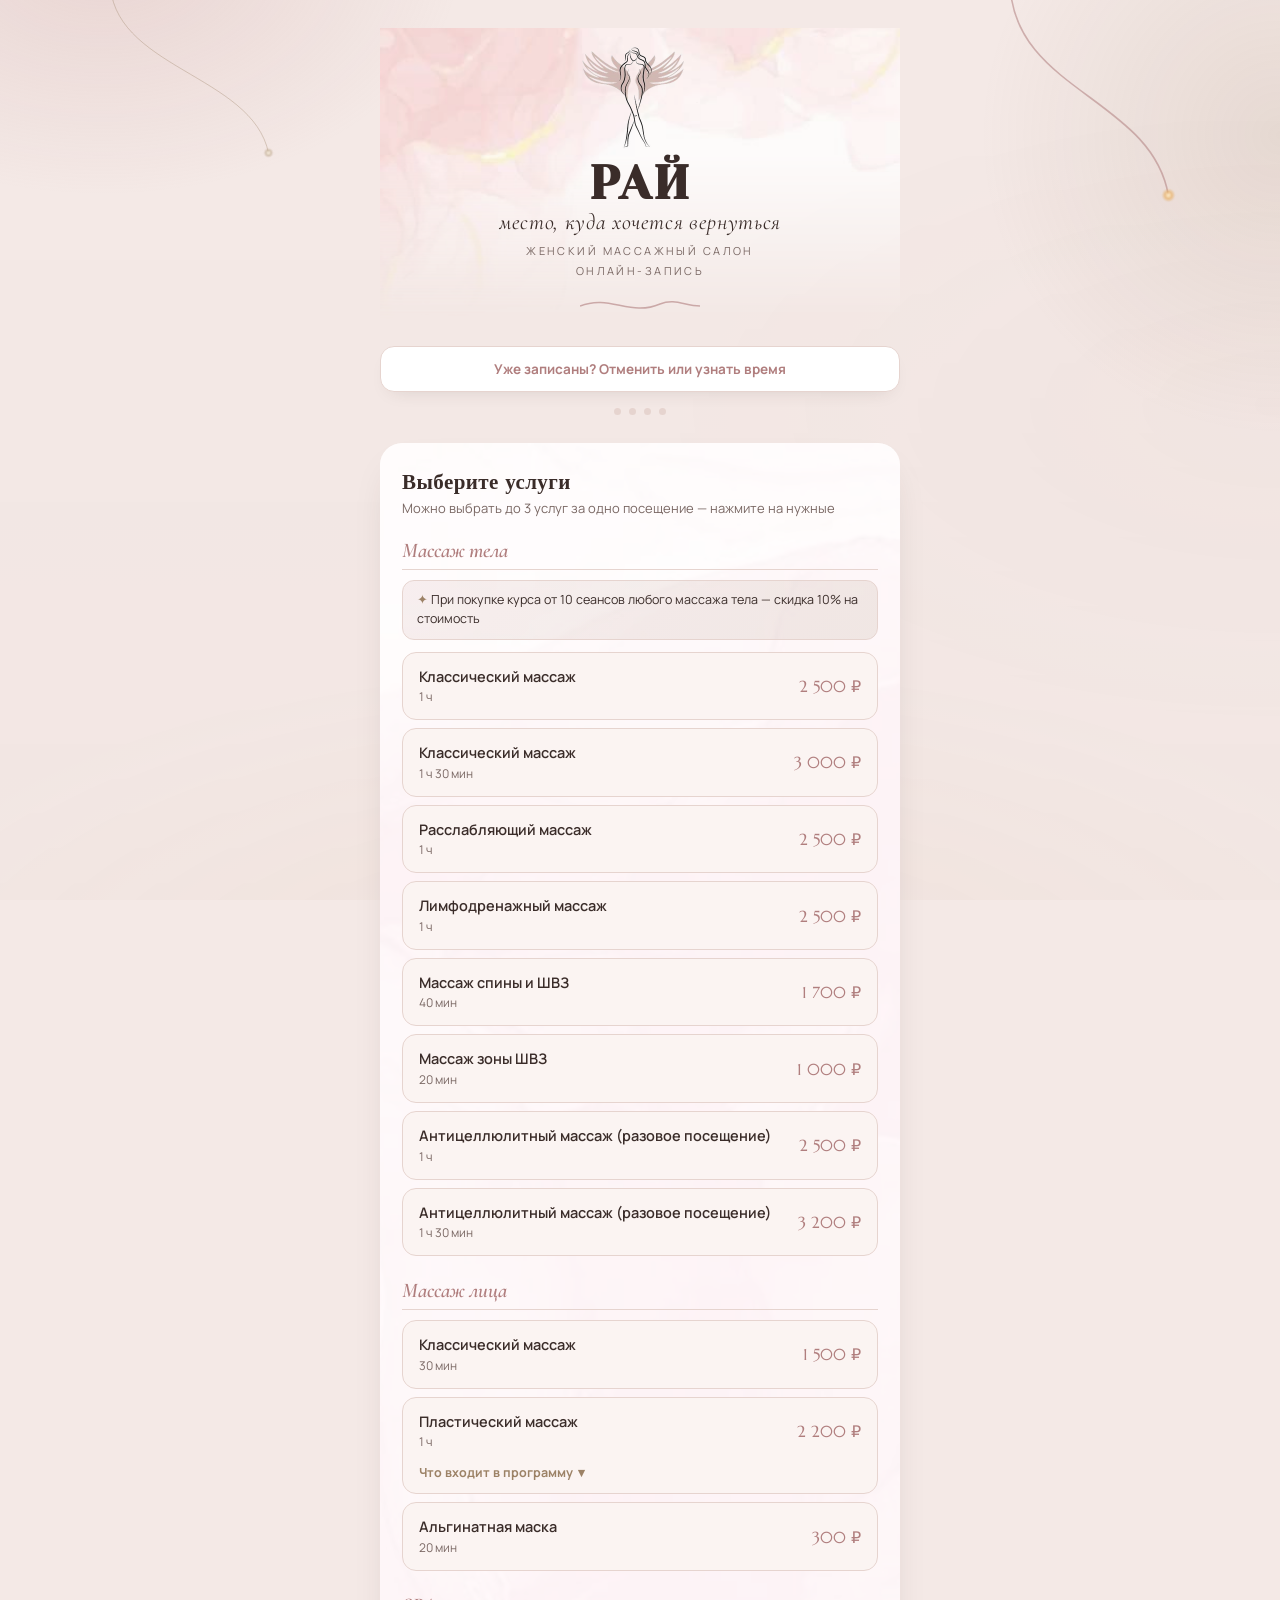
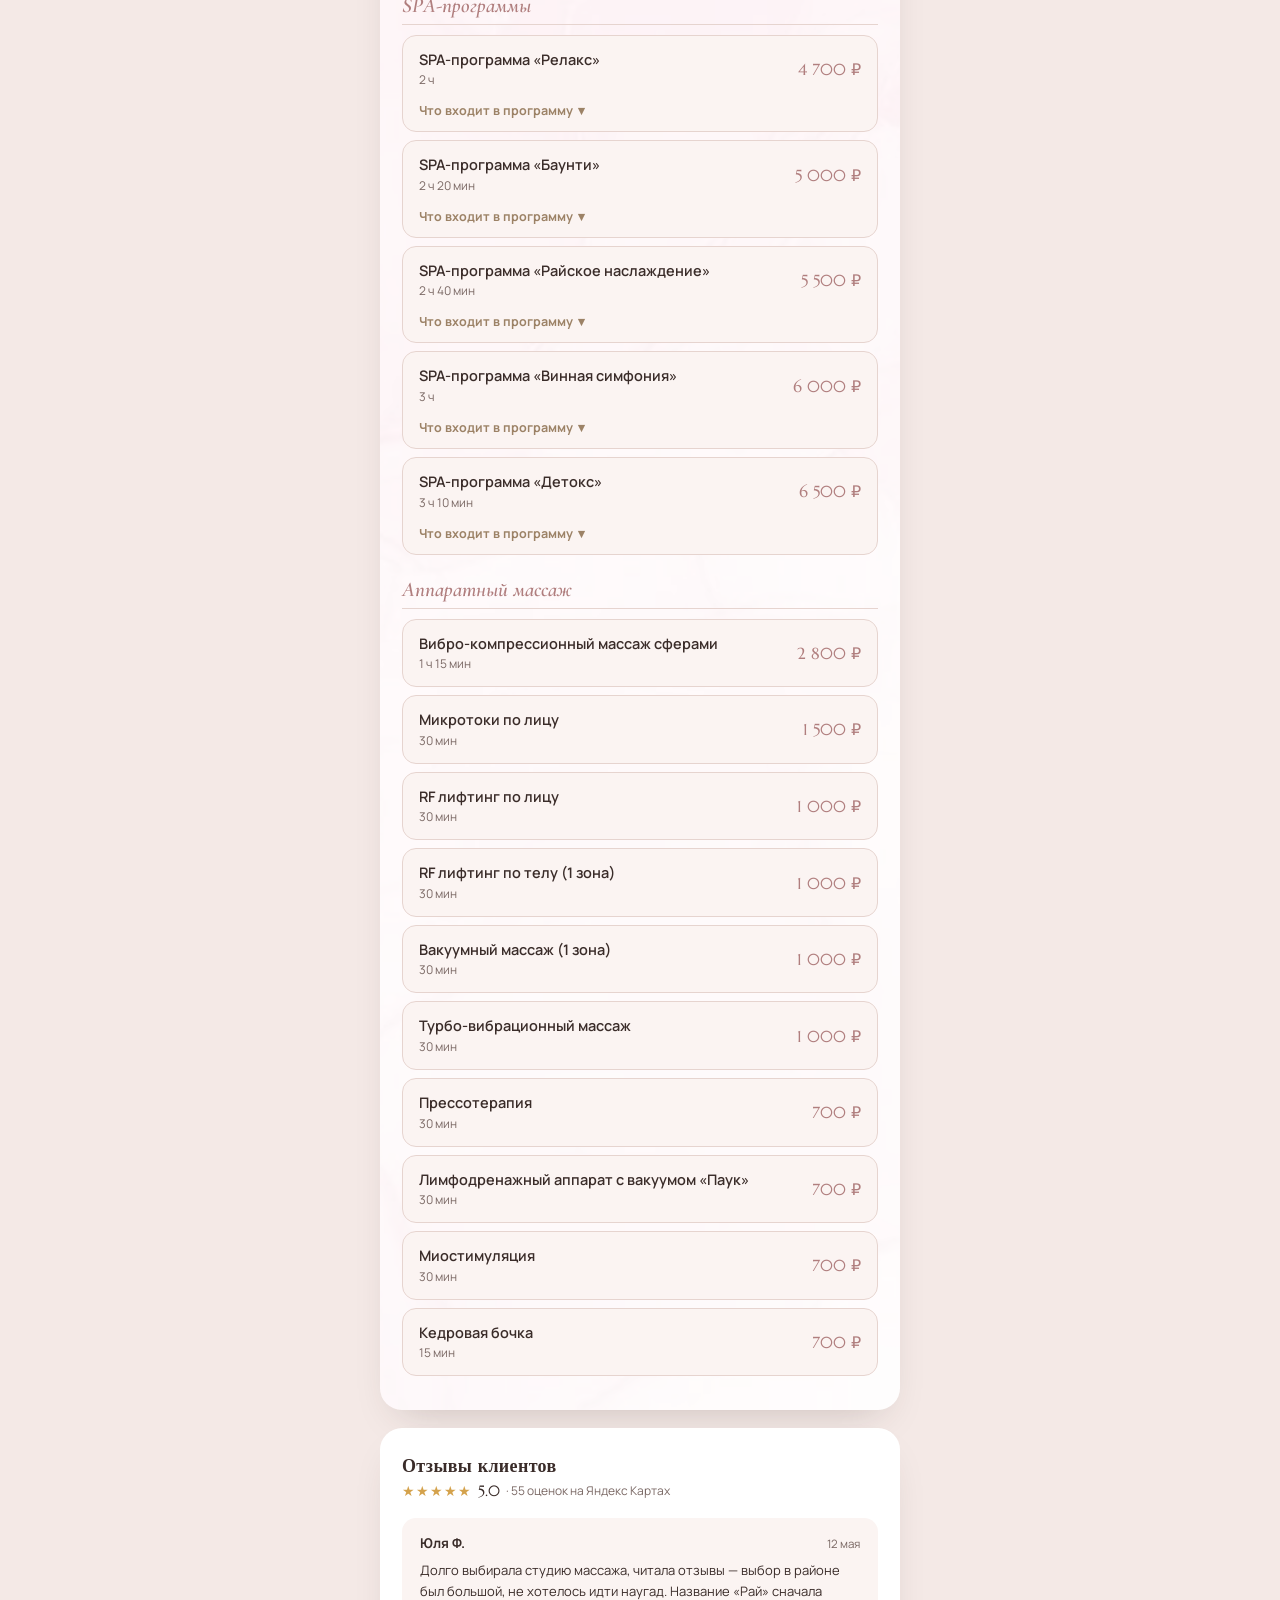
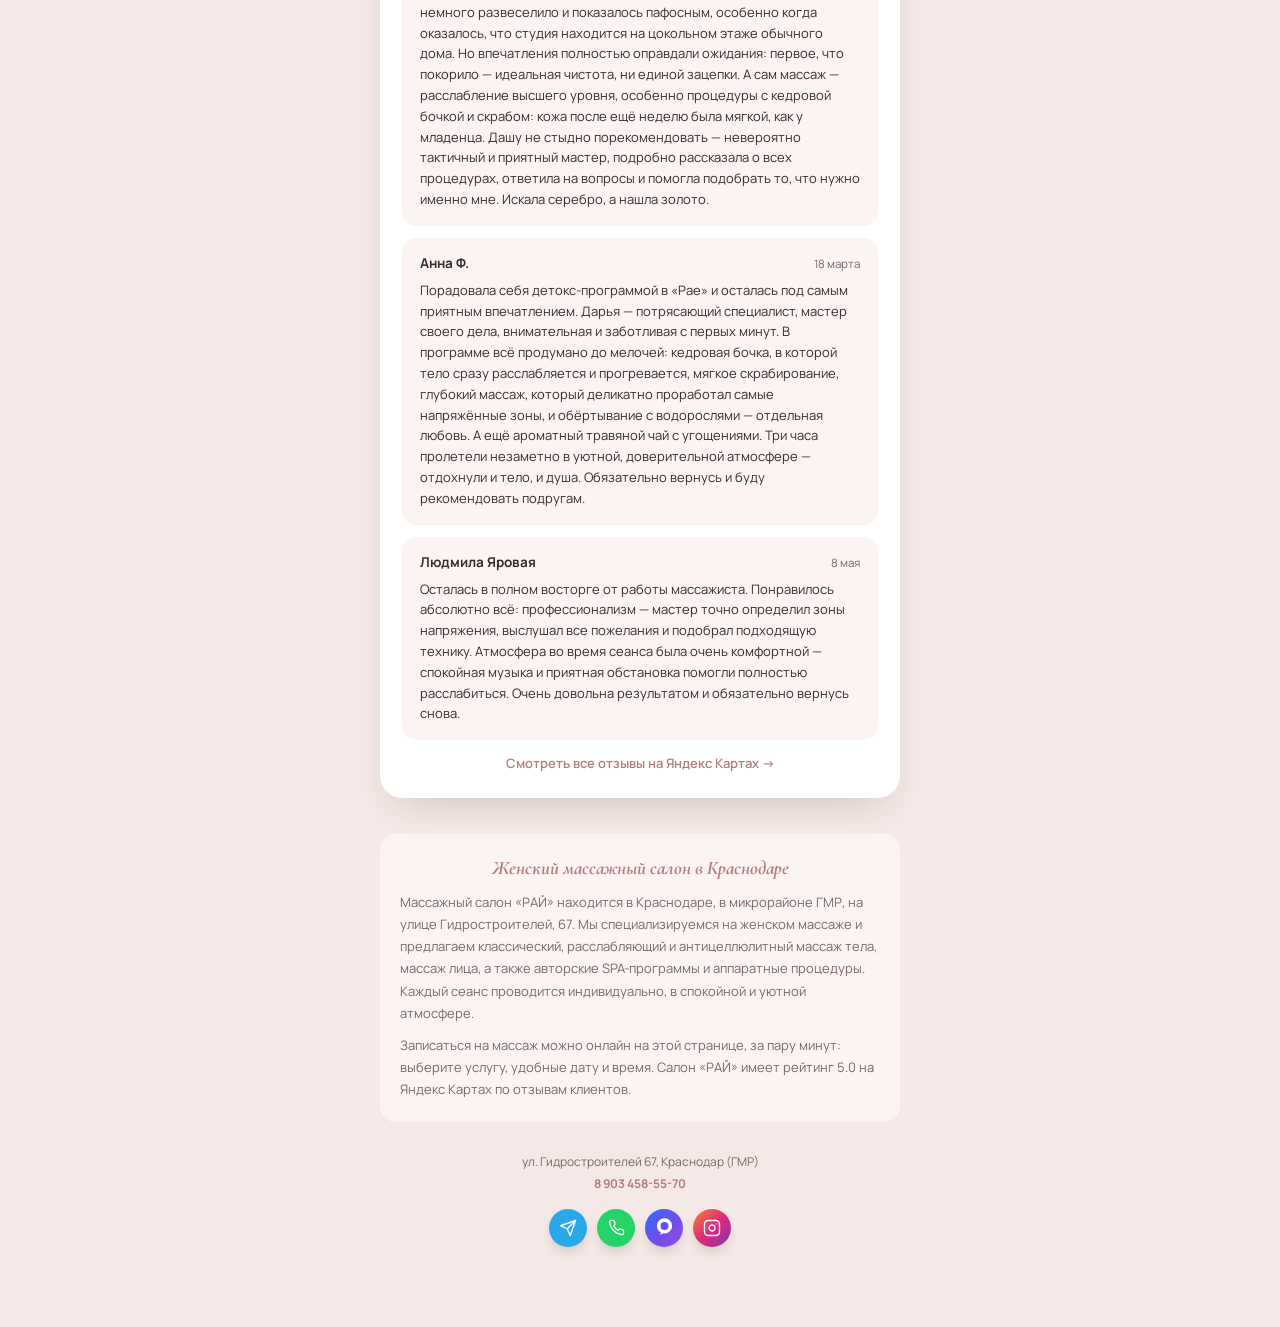
<file: index.html>
<!DOCTYPE html>
<html lang="ru">
<head>
<meta charset="UTF-8">
<meta name="viewport" content="width=device-width, initial-scale=1.0, maximum-scale=1.0">
<meta name="yandex-verification" content="b74f1791a8549907" />
<title>Женский массажный салон РАЙ в Краснодаре — онлайн-запись | rai-krd.ru</title>
<meta name="description" content="Женский массажный салон «РАЙ» в Краснодаре (ГМР, ул. Гидростроителей 67). Классический, расслабляющий, антицеллюлитный массаж, SPA-программы, массаж лица, аппаратные процедуры. Удобная онлайн-запись. Рейтинг 5.0 на Яндекс Картах.">
<meta name="keywords" content="массажный салон Краснодар, женский массаж Краснодар, массаж ГМР, массажный салон Гидростроителей, антицеллюлитный массаж Краснодар, спа программы Краснодар, массаж лица Краснодар, расслабляющий массаж, онлайн запись массаж Краснодар">
<meta name="robots" content="index, follow">
<meta name="geo.region" content="RU-KDA">
<meta name="geo.placename" content="Краснодар">

<meta property="og:type" content="website">
<meta property="og:title" content="Женский массажный салон РАЙ в Краснодаре">
<meta property="og:description" content="Классический, расслабляющий, антицеллюлитный массаж, SPA-программы и массаж лица. Онлайн-запись. Рейтинг 5.0 на Яндекс Картах.">
<meta property="og:url" content="https://rai-krd.ru">
<meta property="og:image" content="https://rai-krd.ru/logo-header.png">
<meta property="og:locale" content="ru_RU">

<link rel="canonical" href="https://rai-krd.ru">

<script type="application/ld+json">
{
  "@context": "https://schema.org",
  "@type": "HealthAndBeautyBusiness",
  "name": "РАЙ — женский массажный салон",
  "description": "Женский массажный салон в Краснодаре: классический, расслабляющий, антицеллюлитный массаж, SPA-программы, массаж лица и аппаратные процедуры.",
  "image": "https://rai-krd.ru/logo-header.png",
  "url": "https://rai-krd.ru",
  "telephone": "+7-903-458-55-70",
  "address": {
    "@type": "PostalAddress",
    "streetAddress": "ул. Гидростроителей, 67",
    "addressLocality": "Краснодар",
    "addressRegion": "Краснодарский край",
    "addressCountry": "RU"
  },
  "aggregateRating": {
    "@type": "AggregateRating",
    "ratingValue": "5.0",
    "reviewCount": "55"
  },
  "priceRange": "₽₽"
}
</script>

<link rel="icon" href="favicon.ico" sizes="any">
<link rel="icon" type="image/png" sizes="32x32" href="favicon-32.png">
<link rel="icon" type="image/png" sizes="16x16" href="favicon-16.png">
<link rel="apple-touch-icon" sizes="180x180" href="favicon-180.png">
<link rel="preconnect" href="https://fonts.googleapis.com">
<link rel="preconnect" href="https://fonts.gstatic.com" crossorigin>
<link href="https://fonts.googleapis.com/css2?family=Cormorant+Garamond:ital,wght@0,400;0,500;0,600;1,400&family=Marcellus&family=Yeseva+One&family=Manrope:wght@400;500;600;700&display=swap" rel="stylesheet">
<link rel="stylesheet" href="css/site.css?v=20261026">
<link rel="stylesheet" href="css/effects.css?v=20261026">
</head>
<body>

<div class="wrap">

  <header>
    <img class="crest" src="logo-header.png" alt="РАЙ" width="120" height="103">
    <h1 class="brand-name">РАЙ</h1>
    <div class="brand-tagline">место, куда хочется вернуться</div>
    <div class="brand-sub" id="brandSub">Женский массажный салон<br>Онлайн-запись</div>
    <svg class="swoosh" viewBox="0 0 120 14"><path d="M0 7 C 30 -5, 50 18, 80 5 C 95 -1, 105 7, 120 7" stroke="#B07E7E" stroke-width="1.5" fill="none"/></svg>
  </header>

  <div id="clientView">

    <!-- Показывает js/booking.js до повышения цен (PRICE_CHANGE_AT в js/services.js) -->
    <div class="price-notice hidden" id="priceNotice">
      <b>Дорогие клиентки!</b> Успейте приобрести курс массажа по&nbsp;прежним ценам: с&nbsp;1&nbsp;ноября стоимость некоторых сеансов массажа и&nbsp;СПА-программ повышается
    </div>

    <div class="cancel-entry">
      <a id="openMyBookingsLink">Уже записаны? Отменить или узнать время</a>
    </div>

    <div class="panel hidden" id="myBookingsPanel">
      <h2 style="font-size:17px;">Ваша запись</h2>
      <p class="hint">Введите номер телефона, на который записывались</p>
      <div class="field">
        <input type="tel" id="myBookingsPhone" placeholder="+7 900 000-00-00" maxlength="18" inputmode="tel">
      </div>
      <!-- honeypot: обычный человек это поле не видит и не заполняет, только скрипты -->
      <div style="position:absolute; left:-9999px; top:-9999px;" aria-hidden="true">
        <label for="myBookingsWebsite">Website</label>
        <input type="text" id="myBookingsWebsite" name="website" tabindex="-1" autocomplete="off">
      </div>
      <button class="btn btn-primary" id="findMyBookings">Найти запись</button>
      <div class="save-status" id="myBookingsStatus"></div>
    </div>

    <div class="panel hidden" id="myBookingsListPanel">
      <h2 style="font-size:17px;">Ваши записи</h2>
      <div id="myBookingsResults"></div>
      <button class="btn btn-ghost" style="margin-top:4px;" id="backToPhoneSearch">← Ввести другой номер</button>
    </div>

    <div class="panel hidden" id="cancelConfirmPanel">
      <h2 style="font-size:17px;">Отменить запись?</h2>
      <p class="hint" id="cancelConfirmDetails"></p>
      <div class="btn-row">
        <button class="btn btn-ghost" id="cancelConfirmNo">Не отменять</button>
        <button class="btn btn-primary" id="cancelConfirmYes" style="background:var(--rose-deep);">Да, отменить</button>
      </div>
      <div class="save-status" id="cancelConfirmStatus"></div>
    </div>

    <div class="panel hidden" id="reschedulePanel">
      <h2 style="font-size:17px;">Изменить время</h2>
      <p class="hint" id="rescheduleHint"></p>
      <div class="slots-grid" id="rescheduleSlotsGrid"></div>
      <div id="rescheduleEmpty" class="hidden empty-state">Ой, простите — свободного времени на этот день, кажется, больше нет 🙏<br>Попробуйте выбрать другой день заново, через новую запись.</div>
      <div class="btn-row" style="margin-top:16px;">
        <button class="btn btn-ghost" id="rescheduleBack">← Назад</button>
        <button class="btn btn-primary" id="rescheduleConfirm" disabled>Подтвердить новое время</button>
      </div>
      <div class="save-status" id="rescheduleStatus"></div>
    </div>

    <div class="steps" id="stepsIndicator">
      <div class="step-dot" data-step="1"></div>
      <div class="step-dot" data-step="2"></div>
      <div class="step-dot" data-step="3"></div>
      <div class="step-dot" data-step="4"></div>
    </div>

    <div class="panel" id="step1">
      <h2>Выберите услуги</h2>
      <p class="hint">Можно выбрать до 3 услуг за одно посещение — нажмите на нужные</p>
      <div id="servicesList"></div>
      <div class="services-footer hidden" id="servicesFooter">
        <div class="services-footer-summary" id="selectedServicesSummary"></div>
        <button class="btn btn-primary" id="toStep2" disabled>Продолжить</button>
      </div>
    </div>

    <div class="panel hidden" id="step2">
      <h2>Дата и время</h2>
      <p class="hint" id="step2hint">Выберите удобный день</p>

      <div class="cal-head">
        <button class="cal-nav-btn" id="prevMonth">‹</button>
        <div class="cal-month" id="calMonthLabel"></div>
        <button class="cal-nav-btn" id="nextMonth">›</button>
      </div>
      <div class="cal-grid" id="calGrid"></div>

      <div id="slotsSection" class="hidden">
        <div class="slots-title">Свободное время</div>
        <div class="slots-grid" id="slotsGrid"></div>
      </div>

      <div class="btn-row" style="margin-top:22px;">
        <button class="btn btn-ghost" id="backTo1">← Назад</button>
        <button class="btn btn-primary" id="toStep3" disabled>Продолжить</button>
      </div>
    </div>

    <div class="panel hidden" id="step3">
      <h2>Ваши данные</h2>
      <p class="hint">Дарья свяжется с вами для подтверждения</p>

      <div class="summary" id="bookingSummary"></div>

      <div class="field">
        <label for="clientName">Имя</label>
        <input type="text" id="clientName" placeholder="Как вас зовут?" maxlength="30">
      </div>
      <div class="field">
        <label for="clientPhone">Телефон</label>
        <input type="tel" id="clientPhone" placeholder="+7 900 000-00-00" maxlength="18" inputmode="tel">
      </div>
      <div class="field">
        <label for="clientComment">Комментарий <span style="text-transform:none; font-weight:400;">(не обязательно)</span></label>
        <input type="text" id="clientComment" placeholder="Например: есть пожелания по маслу" maxlength="300">
      </div>

      <div class="field" style="display:flex; align-items:flex-start; gap:8px; margin-top:4px;">
        <input type="checkbox" id="consentPD" style="width:18px; height:18px; margin-top:2px; flex-shrink:0;">
        <label for="consentPD" style="font-size:12px; color:var(--ink-soft); font-weight:400; line-height:1.4; text-transform:none;">Я согласен(-на) на обработку персональных данных в соответствии с 152-ФЗ</label>
      </div>

      <div class="btn-row" style="margin-top:8px;">
        <button class="btn btn-ghost" id="backTo2">← Назад</button>
        <button class="btn btn-primary" id="submitBooking">Записаться</button>
      </div>
      <div class="wifi-hint">Если страница не отвечает — попробуйте подключиться к Wi-Fi и повторить запись</div>
    </div>

    <div class="panel hidden" id="step4">
      <div class="confirm-icon">
        <svg viewBox="0 0 24 24" fill="none" stroke-width="2.5" stroke-linecap="round" stroke-linejoin="round"><polyline points="20 6 9 17 4 12"></polyline></svg>
      </div>
      <h2 class="confirm-title">Запись принята</h2>
      <p class="confirm-sub">Дарья получила уведомление и подтвердит запись лично — ожидайте звонок или сообщение.</p>
      <div class="confirm-details" id="confirmDetails"></div>

      <a class="btn btn-max" style="margin-top:16px;" id="maxReminderBtn" target="_blank" rel="noopener">🔔 Получать напоминания в MAX</a>
      <a class="btn btn-telegram" style="margin-top:10px;" id="telegramReminderBtn" target="_blank" rel="noopener">🔔 Получать напоминания в Telegram</a>
      <p style="font-size:12px; color:var(--ink-soft); text-align:center; margin:6px 0 0; line-height:1.4;">Выберите удобный мессенджер — откроется чат с ботом салона, нажмите в нём «Начать» / Start</p>

      <button class="btn btn-primary" style="margin-top:16px;" id="newBooking">Записаться ещё раз</button>
    </div>

    <div class="panel reviews-panel" id="reviewsPanel">
      <div class="reviews-header">
        <div>
          <h2 style="font-size:18px; margin-bottom:2px;">Отзывы клиентов</h2>
          <div class="reviews-rating">
            <span class="reviews-stars">★★★★★</span>
            <span class="reviews-score">5.0</span>
            <span class="reviews-count">· 55 оценок на Яндекс Картах</span>
          </div>
        </div>
      </div>

      <div class="review-card">
        <div class="review-top">
          <span class="review-author">Юля Ф.</span>
          <span class="review-date">12 мая</span>
        </div>
        <p class="review-text">Долго выбирала студию массажа, читала отзывы — выбор в районе был большой, не хотелось идти наугад. Название «Рай» сначала немного развеселило и показалось пафосным, особенно когда оказалось, что студия находится на цокольном этаже обычного дома. Но впечатления полностью оправдали ожидания: первое, что покорило — идеальная чистота, ни единой зацепки. А сам массаж — расслабление высшего уровня, особенно процедуры с кедровой бочкой и скрабом: кожа после ещё неделю была мягкой, как у младенца. Дашу не стыдно порекомендовать — невероятно тактичный и приятный мастер, подробно рассказала о всех процедурах, ответила на вопросы и помогла подобрать то, что нужно именно мне. Искала серебро, а нашла золото.</p>
      </div>

      <div class="review-card">
        <div class="review-top">
          <span class="review-author">Анна Ф.</span>
          <span class="review-date">18 марта</span>
        </div>
        <p class="review-text">Порадовала себя детокс-программой в «Рае» и осталась под самым приятным впечатлением. Дарья — потрясающий специалист, мастер своего дела, внимательная и заботливая с первых минут. В программе всё продумано до мелочей: кедровая бочка, в которой тело сразу расслабляется и прогревается, мягкое скрабирование, глубокий массаж, который деликатно проработал самые напряжённые зоны, и обёртывание с водорослями — отдельная любовь. А ещё ароматный травяной чай с угощениями. Три часа пролетели незаметно в уютной, доверительной атмосфере — отдохнули и тело, и душа. Обязательно вернусь и буду рекомендовать подругам.</p>
      </div>

      <div class="review-card">
        <div class="review-top">
          <span class="review-author">Людмила Яровая</span>
          <span class="review-date">8 мая</span>
        </div>
        <p class="review-text">Осталась в полном восторге от работы массажиста. Понравилось абсолютно всё: профессионализм — мастер точно определил зоны напряжения, выслушал все пожелания и подобрал подходящую технику. Атмосфера во время сеанса была очень комфортной — спокойная музыка и приятная обстановка помогли полностью расслабиться. Очень довольна результатом и обязательно вернусь снова.</p>
      </div>

      <a class="reviews-link" href="https://yandex.ru/maps/-/CTURVCKZ" target="_blank" rel="noopener">Смотреть все отзывы на Яндекс Картах →</a>
    </div>

    <div class="seo-about">
      <h2 class="seo-about-title">Женский массажный салон в Краснодаре</h2>
      <p>Массажный салон «РАЙ» находится в Краснодаре, в микрорайоне ГМР, на улице Гидростроителей, 67. Мы специализируемся на женском массаже и предлагаем классический, расслабляющий и антицеллюлитный массаж тела, массаж лица, а также авторские SPA-программы и аппаратные процедуры. Каждый сеанс проводится индивидуально, в спокойной и уютной атмосфере.</p>
      <p>Записаться на массаж можно онлайн на этой странице, за пару минут: выберите услугу, удобные дату и время. Салон «РАЙ» имеет рейтинг 5.0 на Яндекс Картах по отзывам клиентов.</p>
    </div>

    <footer>
      ул. Гидростроителей 67, Краснодар (ГМР)<br>
      <a href="tel:+79034585570" class="footer-phone">8 903 458-55-70</a>

      <div class="footer-contacts">
        <a href="https://t.me/Daria_massage_Rai" target="_blank" rel="noopener" class="contact-icon contact-telegram" aria-label="Telegram">
          <svg viewBox="0 0 24 24" width="18" height="18" fill="none" stroke="#fff" stroke-width="1.8" stroke-linecap="round" stroke-linejoin="round"><line x1="22" y1="2" x2="11" y2="13"></line><polygon points="22 2 15 22 11 13 2 9 22 2"></polygon></svg>
        </a>
        <a href="https://wa.me/79034585570" target="_blank" rel="noopener" class="contact-icon contact-whatsapp" aria-label="WhatsApp">
          <svg viewBox="0 0 24 24" width="17" height="17" fill="none" stroke="#fff" stroke-width="1.8" stroke-linecap="round" stroke-linejoin="round"><path d="M22 16.92v3a2 2 0 0 1-2.18 2 19.79 19.79 0 0 1-8.63-3.07 19.5 19.5 0 0 1-6-6 19.79 19.79 0 0 1-3.07-8.67A2 2 0 0 1 4.11 2h3a2 2 0 0 1 2 1.72c.127.96.361 1.903.7 2.81a2 2 0 0 1-.45 2.11L8.09 9.91a16 16 0 0 0 6 6l1.27-1.27a2 2 0 0 1 2.11-.45c.907.339 1.85.573 2.81.7A2 2 0 0 1 22 16.92z"></path></svg>
        </a>
        <a href="https://max.ru/join/LfBXbW-cFWMDbSw-wZ1iiU8_fBMSZpPwXa2Xs5KF90w" target="_blank" rel="noopener" class="contact-icon contact-max" aria-label="MAX">
          <svg viewBox="0 0 24 24" width="19" height="19"><circle cx="12" cy="10" r="7.3" fill="none" stroke="#fff" stroke-width="4.6"></circle><path d="M7.6 15.2c.4 2.6-.3 4.4-1.5 5.6 1.8-.2 3.4-1 4.5-2 .5-.4.5-1.1.1-1.6-.8-1-2-1.6-3.1-2z" fill="#fff"></path></svg>
        </a>
        <a href="https://www.instagram.com/daria_massage_gmr" target="_blank" rel="noopener" class="contact-icon contact-instagram" aria-label="Instagram">
          <svg viewBox="0 0 24 24" width="18" height="18" fill="none" stroke="#fff" stroke-width="1.8" stroke-linecap="round" stroke-linejoin="round"><rect x="2" y="2" width="20" height="20" rx="5" ry="5"></rect><path d="M16 11.37A4 4 0 1 1 12.63 8 4 4 0 0 1 16 11.37z"></path><line x1="17.5" y1="6.5" x2="17.51" y2="6.5"></line></svg>
        </a>
      </div>
    </footer>
  </div>

</div>

<script src="js/services.js?v=20261023"></script>
<script src="js/booking.js?v=20261026"></script>
<script src="js/effects.js?v=20261026"></script>
</body>
</html>
</file>
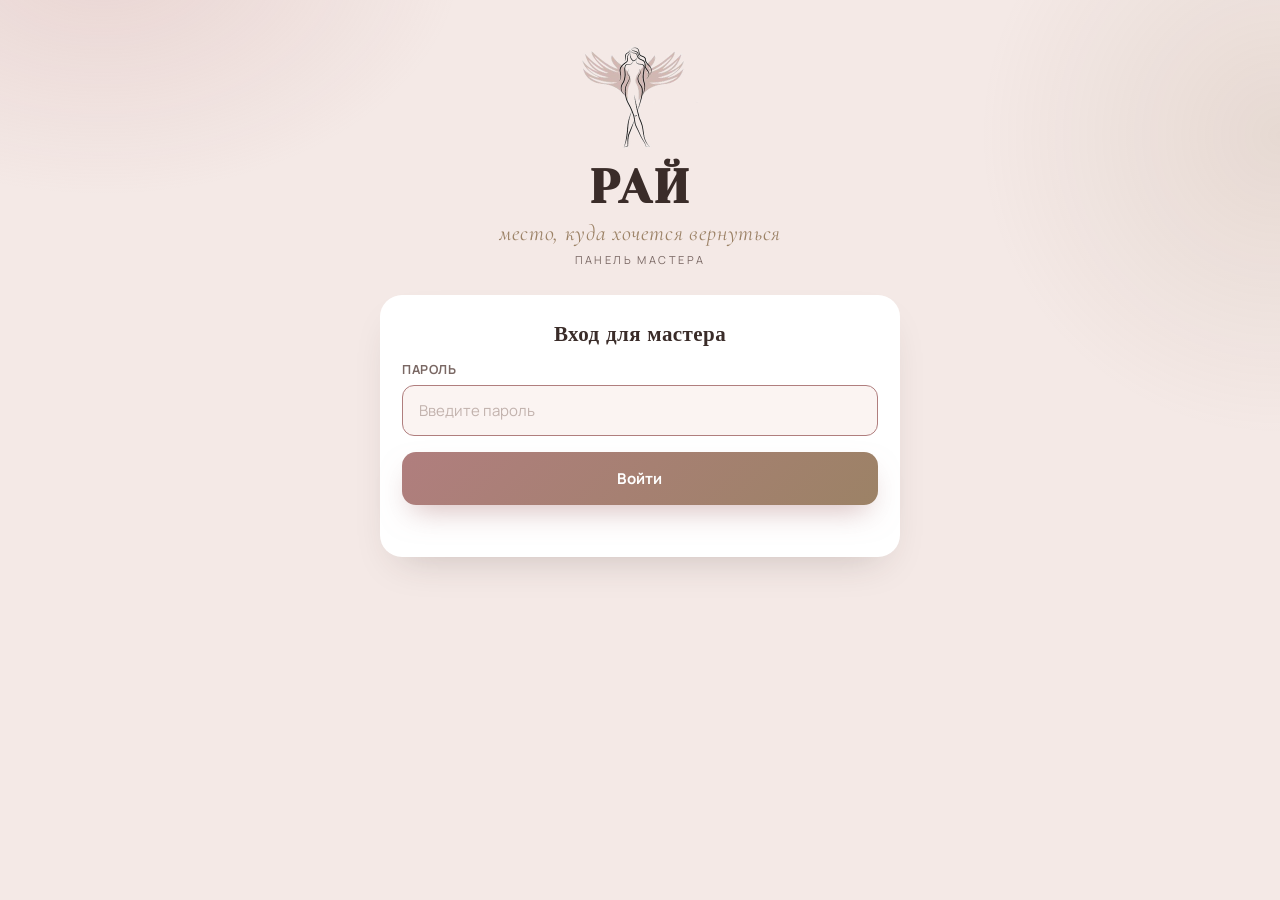
<file: admin.html>
<!DOCTYPE html>
<html lang="ru">
<head>
<meta charset="UTF-8">
<meta name="viewport" content="width=device-width, initial-scale=1.0, maximum-scale=1.0">
<title>РАЙ — Панель мастера</title>
<link rel="icon" href="favicon.ico" sizes="any">
<link rel="icon" type="image/png" sizes="32x32" href="favicon-32.png">
<link rel="icon" type="image/png" sizes="16x16" href="favicon-16.png">
<link rel="apple-touch-icon" sizes="180x180" href="favicon-180.png">
<link rel="preconnect" href="https://fonts.googleapis.com">
<link rel="preconnect" href="https://fonts.gstatic.com" crossorigin>
<link href="https://fonts.googleapis.com/css2?family=Cormorant+Garamond:ital,wght@0,400;0,500;0,600;1,400&family=Marcellus&family=Yeseva+One&family=Manrope:wght@400;500;600;700&display=swap" rel="stylesheet">
<link rel="stylesheet" href="css/admin.css?v=20261026b">
</head>
<body>

<div class="wrap">

  <header>
    <img class="crest" src="logo-header.png" alt="РАЙ" width="120" height="103">
    <h1 class="brand-name">РАЙ</h1>
    <div class="brand-tagline">место, куда хочется вернуться</div>
    <div class="brand-sub">Панель мастера</div>
  </header>

  <div id="loginScreen">
    <div class="panel" style="text-align:center;">
      <h2 style="margin-bottom:14px;">Вход для мастера</h2>
      <div class="field" style="text-align:left;">
        <label for="passwordInput">Пароль</label>
        <input type="password" id="passwordInput" placeholder="Введите пароль">
      </div>
      <button class="btn btn-primary" id="loginButton">Войти</button>
      <div class="save-status" id="passwordError" style="color:#B07E7E;"></div>
    </div>
  </div>

  <div id="adminContent" class="hidden">
  

    <div class="tabs">
      <div class="tab active" data-tab="schedule">Расписание</div>
      <div class="tab" data-tab="bookings">Записи</div>
      <div class="tab" data-tab="history">История</div>
      <div class="tab" data-tab="clients">Клиенты</div>
      <div class="tab" data-tab="leads">Заявки</div>
      <div class="tab" data-tab="analytics">Аналитика</div>
    </div>

    <div id="scheduleTab">
      <div class="panel">
        <h2>Рабочие часы</h2>
        <p class="hint">Включите дни, когда работаете, и укажите часы. Клиенты увидят только открытые дни.</p>

        <div class="week-nav">
          <button id="prevWeek">‹</button>
          <div class="week-label" id="weekLabel"></div>
          <button id="nextWeek">›</button>
        </div>

        <div id="daysList"></div>

        <button class="btn btn-primary" id="saveSchedule" style="margin-top:18px;">Сохранить расписание</button>
        <div class="save-status" id="saveStatus"></div>
      </div>
    </div>

    <div id="bookingsTab" class="hidden">
      <div class="panel">
        <h2>Предстоящие записи <span id="bookingsCount" style="font-weight:400; color:var(--ink-soft); font-size:0.7em;"></span></h2>
        <p class="hint">Все записи клиентов, начиная с сегодняшнего дня</p>
        <button class="btn btn-primary" id="masterBookingOpen" type="button" style="margin-bottom:6px;">＋ Записать клиента / занять время</button>
        <div class="save-status" id="masterBookingResult"></div>
        <div id="masterBookingForm" class="master-form hidden"></div>
        <div id="bookingsList"></div>
      </div>
    </div>

    <div id="historyTab" class="hidden">
      <div class="panel">
        <h2>История посещений</h2>
        <p class="hint">Отметьте кто пришёл/не пришёл — записи попадут в статистику</p>
        <div id="historyList"></div>
      </div>
    </div>

    <div id="clientsTab" class="hidden">
      <div class="panel">
        <h2>База клиентов</h2>
        <p class="hint">Заполняется автоматически после каждого выполненного визита</p>
        <div class="client-search">
          <input type="search" id="clientsSearch" placeholder="Поиск по имени или телефону" autocomplete="off" enterkeyhint="search">
          <button type="button" class="client-search-clear hidden" id="clientsSearchClear" aria-label="Очистить поиск">✕</button>
        </div>
        <div class="client-search-count" id="clientsSearchCount"></div>
        <div id="clientsList"></div>
      </div>
    </div>

    <div id="leadsTab" class="hidden">
      <div class="panel">
        <h2>Заявки на абонемент</h2>
        <p class="hint">Заявки со страницы «Специальные предложения» — не бронь, клиенту нужно перезвонить</p>
        <div id="leadsList"></div>
      </div>
    </div>

    <div id="analyticsTab" class="hidden">
      <div class="panel">
        <h2>Аналитика</h2>
        <p class="hint">Сводная статистика по выполненным визитам</p>
        <div id="analyticsList"></div>
      </div>
    </div>
  </div>

</div>

<script src="js/services.js?v=20261023"></script>
<script src="js/admin.js?v=20261026b"></script>
</body>
</html>
</file>
<file: css/site.css>
:root{
    --bg: #F4E9E6;
    --bg-soft: #FBF4F2;
    --card: #FFFFFF;
    --ink: #3A2C29;
    --ink-soft: #7A6864;
    --rose: #C99A9A;
    --rose-deep: #B07E7E;
    --bronze: #9C8266;
    --line: #E6D4CF;
    --shadow: 0 18px 40px -20px rgba(58,44,41,0.25);
    --radius: 22px;
    --good: #6E9C7C;
  }
  *{box-sizing:border-box;}
  html,body{margin:0;padding:0;}
  body{
    background: var(--bg);
    color: var(--ink);
    font-family:'Manrope', sans-serif;
    min-height:100vh;
    -webkit-font-smoothing:antialiased;
    position:relative;
    overflow-x:hidden;
  }
  body::before{
    content:"";
    position:fixed;
    inset:0;
    background:
      radial-gradient(ellipse 600px 400px at 8% -5%, rgba(201,154,154,0.25), transparent 60%),
      radial-gradient(ellipse 500px 500px at 100% 15%, rgba(156,130,102,0.15), transparent 60%);
    pointer-events:none;
    z-index:0;
  }

  .wrap{ max-width:560px; margin:0 auto; padding:28px 20px 80px; position:relative; z-index:1; }

  /* ---------- Header ---------- */
  header{ text-align:center; padding:18px 0 28px; position:relative; z-index:0; }
  header::before{
    content:"";
    position:absolute;
    inset:0;
    background: url('../bg-header.jpg') center 20%/cover no-repeat;
    opacity:0.8;
    /* Плавное затухание вниз — без этого был бы виден жёсткий край фото */
    -webkit-mask-image: linear-gradient(to bottom, black 0%, black 40%, transparent 92%);
            mask-image: linear-gradient(to bottom, black 0%, black 40%, transparent 92%);
    z-index:-1;
    pointer-events:none;
  }
  .crest{ width:120px; height:auto; margin:0 auto 12px; display:block; }
  .brand-name{ font-family:'Yeseva One', serif; font-size:46px; letter-spacing:0.05em; margin:0; line-height:1; color:var(--ink); }
  .brand-tagline{
    font-family:'Cormorant Garamond', serif;
    font-style:italic;
    font-size:22px;
    letter-spacing:0.03em;
    color:var(--ink);
    margin-top:2px;
  }
  .brand-sub{ font-family:'Manrope', sans-serif; font-size:11px; letter-spacing:0.22em; text-transform:uppercase; color:var(--ink-soft); margin-top:6px; line-height:1.8; }
  .swoosh{ width:120px; height:14px; margin:18px auto 0; opacity:0.6; }

  /* ---------- Mode switch (tiny, unobtrusive) ---------- */
  .mode-switch{
    text-align:center;
    margin-top:14px;
  }
  .mode-switch a{
    font-size:11.5px;
    color:var(--ink-soft);
    text-decoration:underline;
    text-decoration-color: var(--line);
    cursor:pointer;
    opacity:0.7;
  }

  /* ---------- Step indicator ---------- */
  .steps{ display:flex; justify-content:center; align-items:center; gap:8px; margin-bottom:28px; }
  .step-dot{ width:7px;height:7px;border-radius:50%; background:var(--line); transition:all .35s ease; }
  .step-dot.active{ background:var(--rose-deep); width:22px;border-radius:5px; }
  .step-dot.done{ background:var(--bronze); }

  /* ---------- Cards ---------- */
  .panel{
    background:var(--card);
    border-radius:var(--radius);
    box-shadow:var(--shadow);
    padding:26px 22px;
    margin-bottom:18px;
    animation: rise .5s cubic-bezier(.2,.8,.2,1) both;
  }
  @keyframes rise{ from{opacity:0; transform:translateY(14px);} to{opacity:1; transform:translateY(0);} }
  .panel h2{ font-family:'Marcellus', serif; font-size:21px; letter-spacing:0.02em; margin:0 0 4px; color:var(--ink); }
  .panel .hint{ font-size:13px; color:var(--ink-soft); margin:0 0 20px; line-height:1.5; }

  /* Лёгкая фоновая подложка за выбором услуг — сама карточка остаётся
     белой (var(--card)), картинка проступает поверх неё слабым тоном,
     а сервис-карточки и текст сверху всё так же на непрозрачном фоне.
     ВАЖНО: overflow:hidden тут раньше стоял на #step1 (для скругления
     углов картинки), но это ломает position:sticky у .services-footer —
     sticky не работает, если у предка overflow отличен от visible.
     Скругление вместо этого делаем прямо на слое картинки. */
  #step1{ position:relative; z-index:0; }
  #step1::before{
    content:"";
    position:absolute;
    inset:0;
    background: url('../bg-services.jpg') center/cover no-repeat;
    opacity:0.15;
    z-index:-1;
    pointer-events:none;
    border-radius: inherit;
  }

  /* ---------- Category labels ---------- */
  .category-label{
    font-family:'Cormorant Garamond', serif;
    font-style:italic;
    font-weight:600;
    font-size:21px;
    color:var(--rose-deep);
    margin:22px 0 10px;
    padding-bottom:6px;
    border-bottom:1px solid var(--line);
  }
  .category-label:first-of-type{ margin-top:0; }

  .category-note{
    background: linear-gradient(135deg, rgba(201,154,154,0.14), rgba(156,130,102,0.14));
    border:1px solid var(--line);
    border-radius:12px;
    padding:10px 14px;
    font-size:12.5px;
    color:var(--ink);
    line-height:1.5;
    margin-bottom:12px;
  }
  .category-note::before{ content:"✦ "; color:var(--bronze); }

  .price-notice{
    background: linear-gradient(135deg, rgba(201,154,154,0.18), rgba(156,130,102,0.18));
    border:1.5px solid var(--rose-deep);
    border-radius:14px;
    padding:14px 18px;
    font-size:15px;
    color:var(--ink);
    line-height:1.5;
    text-align:center;
    margin-bottom:16px;
  }
  .price-notice::before{ content:"✦ "; color:var(--bronze); }

  /* ---------- Service cards ---------- */
  .service{
    border:1.5px solid var(--line); border-radius:14px; margin-bottom:8px;
    transition: border-color .2s, background .2s, box-shadow .2s; background:var(--bg-soft);
    overflow:hidden;
  }
  .service:hover{ border-color:var(--rose); }
  .service-row{
    display:flex; justify-content:space-between; align-items:center; gap:14px;
    padding:14px 16px; cursor:pointer; position:relative;
    transition: padding-left .2s;
  }
  .service:active .service-row{ transform:scale(0.985); }
  .service.selected{
    border-color:var(--rose-deep);
    border-width:2px;
    background: rgba(201,154,154,0.22);
    box-shadow: 0 4px 14px -6px rgba(176,126,126,0.45);
  }
  .service.selected .service-row{ padding-left:44px; }
  .service.selected .service-name{ color:var(--rose-deep); font-weight:700; }
  .service.selected .service-row::before{
    content:"✓";
    position:absolute;
    left:14px;
    top:50%;
    transform:translateY(-50%);
    width:22px; height:22px;
    border-radius:50%;
    background:var(--rose-deep);
    color:#fff;
    font-size:13px;
    font-weight:700;
    display:flex; align-items:center; justify-content:center;
  }

  .spa-toggle{
    display:flex; align-items:center; gap:5px;
    margin:0 16px 12px; padding:0;
    background:none; border:none; cursor:pointer;
    font-family:'Manrope', sans-serif; font-weight:700; font-size:12.5px;
    color:var(--bronze);
  }
  .spa-toggle:hover{ color:var(--rose-deep); }
  .spa-chev{ transition: transform .2s; display:inline-block; }
  .spa-chev.open{ transform:rotate(180deg); }
  .spa-details{
    padding:0 16px 16px;
  }
  .spa-photo{
    width:100%; height:auto; border-radius:12px; margin-bottom:12px; display:block;
  }
  .spa-list{
    margin:0; padding-left:20px;
    font-size:13px; line-height:1.7; color:var(--ink);
  }
  .spa-list li{ margin-bottom:5px; }
  .spa-list li:last-child{ margin-bottom:0; }

  .services-footer{
    position:sticky;
    bottom:0;
    margin-top:18px;
    padding:14px 16px;
    background:var(--card);
    border-radius:16px;
    border:1.5px solid var(--rose-deep);
    box-shadow: 0 -8px 24px -12px rgba(58,44,41,0.25);
  }
  .services-footer-summary{
    display:flex;
    justify-content:space-between;
    align-items:center;
    font-size:13.5px;
    margin-bottom:10px;
    color:var(--ink);
  }
  .selected-total-price{
    font-family:'Marcellus', serif;
    font-size:17px;
    color:var(--rose-deep);
  }
  .service-name{ font-size:14.5px; font-weight:600; line-height:1.35; }
  .service-meta{ font-size:12px; color:var(--ink-soft); margin-top:2px; }
  .service-price{ font-family:'Marcellus', serif; font-size:16px; white-space:nowrap; color:var(--rose-deep); }

  /* ---------- Buttons ---------- */
  .btn{ width:100%; padding:16px; border-radius:14px; border:none; font-family:'Manrope'; font-weight:700; font-size:15px; letter-spacing:0.02em; cursor:pointer; transition: filter .2s, transform .15s, opacity .2s; }
  .btn-primary{ background: linear-gradient(135deg, var(--rose-deep), var(--bronze)); color:#fff; box-shadow: 0 14px 30px -10px rgba(176,126,126,0.55); }
  .btn-primary:disabled{ opacity:0.4; cursor:not-allowed; box-shadow:none; }
  .btn-primary:not(:disabled):hover{ filter:brightness(1.06); }
  .btn-primary:not(:disabled):active{ transform:scale(0.98); }
  .btn-ghost{ background:transparent; color:var(--ink-soft); font-weight:600; padding:12px; font-size:13px; }
  .my-booking-actions .btn{
    border:1.5px solid var(--line);
    border-radius:9px;
    background:transparent;
    font-weight:700;
  }
  .my-booking-actions .reschedule-btn{ color:var(--bronze); }
  .my-booking-actions .reschedule-btn:hover{ background:rgba(156,130,102,0.08); }
  .my-booking-actions .cancel-btn{ color:var(--rose-deep); }
  .my-booking-actions .cancel-btn:hover{ background:rgba(176,126,126,0.08); }
  .btn-telegram{
    display:block; text-align:center; text-decoration:none;
    background: linear-gradient(135deg, #34AADF, #2894C9);
    color:#fff;
    box-shadow: 0 14px 30px -10px rgba(40,148,201,0.55);
  }
  .btn-telegram:hover{ filter:brightness(1.06); }
  .btn-telegram:active{ transform:scale(0.98); }
  .btn-max{
    display:block; text-align:center; text-decoration:none;
    background: linear-gradient(135deg, #7B5CF5, #4F7BF7);
    color:#fff;
    box-shadow: 0 14px 30px -10px rgba(91,110,245,0.55);
  }
  .btn-max:hover{ filter:brightness(1.06); }
  .btn-max:active{ transform:scale(0.98); }
  .btn-row{ display:flex; gap:10px; margin-top:6px; }

  /* ---------- Calendar ---------- */
  .cal-head{ display:flex; justify-content:space-between; align-items:center; margin-bottom:16px; }
  .cal-month{ font-family:'Marcellus', serif; font-size:17px; }
  .cal-nav-btn{ width:32px;height:32px; border-radius:50%; border:1.5px solid var(--line); background:var(--bg-soft); color:var(--ink); font-size:15px; cursor:pointer; display:flex;align-items:center;justify-content:center; }
  .cal-nav-btn:disabled{ opacity:0.35; cursor:not-allowed; }
  .cal-grid{ display:grid; grid-template-columns:repeat(7, 1fr); gap:6px; text-align:center; }
  .cal-dow{ font-size:11px; color:var(--ink-soft); font-weight:600; padding-bottom:6px; }
  .cal-day{ aspect-ratio:1; display:flex; align-items:center; justify-content:center; border-radius:50%; font-size:13.5px; font-weight:600; cursor:pointer; color:var(--ink); position:relative; transition: background .2s, color .2s; }
  .cal-day.empty{ visibility:hidden; cursor:default; }
  .cal-day.past{ color:#D8C9C5; cursor:not-allowed; }
  .cal-day.no-slots{ color:#D8C9C5; cursor:not-allowed; }
  .cal-day.available:hover{ background:var(--line); }
  .cal-day.available::after{ content:""; position:absolute; bottom:3px; width:4px;height:4px; border-radius:50%; background:var(--rose-deep); }
  .cal-day.selected{ background:var(--rose-deep); color:#fff; }
  .cal-day.selected::after{ display:none; }
  .cal-day.today{ box-shadow: inset 0 0 0 1.5px var(--bronze); }

  /* ---------- Time slots ---------- */
  .slots-title{ font-size:13px; color:var(--ink-soft); margin:20px 0 10px; }
  .slots-grid{ display:grid; grid-template-columns:repeat(3, 1fr); gap:8px; }
  .slot{ padding:11px 4px; text-align:center; border-radius:10px; border:1.5px solid var(--line); font-size:13.5px; font-weight:600; cursor:pointer; background:var(--bg-soft); transition:.2s; }
  .slot:hover{ border-color:var(--rose); }
  .slot.selected{ background:var(--rose-deep); color:#fff; border-color:var(--rose-deep); }
  .empty-state{ text-align:center; padding:26px 10px; color:var(--ink-soft); font-size:13.5px; line-height:1.6; }

  /* ---------- Form ---------- */
  .field{ margin-bottom:16px; }
  .field label{ display:block; font-size:12.5px; font-weight:700; color:var(--ink-soft); margin-bottom:7px; text-transform:uppercase; letter-spacing:0.04em; }
  .field input{ width:100%; padding:14px 16px; border-radius:12px; border:1.5px solid var(--line); font-family:'Manrope'; font-size:15px; background:var(--bg-soft); color:var(--ink); }
  .field input:focus{ outline:none; border-color:var(--rose-deep); }
  .field input::placeholder{ color:#C2B2AD; }
  .field input.input-warn{ border-color:var(--rose-deep); }
  .phone-warn{ display:none; margin-top:6px; font-size:12px; color:var(--rose-deep); line-height:1.4; }
  .phone-warn.visible{ display:block; }

  /* ---------- Summary ---------- */
  .summary{ background:var(--bg-soft); border-radius:14px; padding:16px 18px; margin-bottom:20px; border:1.5px dashed var(--line); }
  .summary-row{ display:flex; justify-content:space-between; font-size:13.5px; padding:5px 0; }
  .summary-row.total{ border-top:1px solid var(--line); margin-top:6px; padding-top:10px; font-weight:700; }
  .summary-row .label{ color:var(--ink-soft); }

  /* ---------- Confirmation ---------- */
  .confirm-icon{ width:64px;height:64px; margin:0 auto 18px; border-radius:50%; background:linear-gradient(135deg, var(--rose-deep), var(--bronze)); display:flex;align-items:center;justify-content:center; }
  .confirm-icon svg{ width:28px; height:28px; stroke:#fff; }
  .confirm-title{ font-family:'Marcellus', serif; font-size:23px; text-align:center; margin:0 0 8px; }
  .confirm-sub{ text-align:center; font-size:13.5px; color:var(--ink-soft); margin-bottom:24px; line-height:1.6; }
  .confirm-details{ background:var(--bg-soft); border-radius:14px; padding:18px; }
  .confirm-details .row{ display:flex; justify-content:space-between; gap:14px; padding:7px 0; font-size:13.5px; border-bottom:1px solid var(--line); }
  .confirm-details .row span:first-child{ flex-shrink:0; color:var(--ink-soft); }
  .confirm-details .row span:last-child{ text-align:right; }
  .confirm-details .row:last-child{ border-bottom:none; }

  .cancel-entry{ text-align:center; margin-bottom:16px; }
  .cancel-entry a{
    display:inline-block;
    width:100%;
    box-sizing:border-box;
    padding:13px 16px;
    border-radius:14px;
    border:1.5px solid var(--line);
    background:var(--card);
    box-shadow: 0 8px 20px -12px rgba(58,44,41,0.18);
    font-size:13.5px;
    font-weight:700;
    color:var(--rose-deep);
    text-decoration:none;
    cursor:pointer;
  }
  .cancel-entry a:hover{ border-color:var(--rose); }

  footer{ text-align:center; margin-top:30px; font-size:12px; color:var(--ink-soft); line-height:1.7; }

  .seo-about{
    margin-top:36px;
    padding:22px 20px;
    background:var(--bg-soft);
    border-radius:16px;
  }
  .seo-about-title{
    font-family:'Cormorant Garamond', serif;
    font-style:italic;
    font-size:19px;
    color:var(--rose-deep);
    margin:0 0 12px;
    text-align:center;
  }
  .seo-about p{
    font-size:13px;
    line-height:1.7;
    color:var(--ink-soft);
    margin:0 0 10px;
  }
  .seo-about p:last-child{ margin-bottom:0; }

  .wifi-hint{
    text-align:center;
    font-size:11.5px;
    color:var(--ink-soft);
    margin-top:10px;
    line-height:1.5;
  }
  .footer-phone{
    display:inline-block;
    margin-top:2px;
    color:var(--rose-deep);
    font-weight:700;
    text-decoration:none;
  }
  .footer-phone:hover{ text-decoration:underline; }
  .footer-contacts{ display:flex; justify-content:center; gap:10px; margin-top:14px; }
  .contact-icon{
    width:38px;
    height:38px;
    border-radius:50%;
    display:flex;
    align-items:center;
    justify-content:center;
    box-shadow:0 6px 14px -6px rgba(58,44,41,0.35);
    transition: transform .15s;
  }
  .contact-icon:hover{ transform:translateY(-2px); }
  .contact-telegram{ background:#29A9EA; }
  .contact-whatsapp{ background:#25D366; }
  .contact-max{ background:linear-gradient(135deg, #2E6BFF 0%, #6E4EE8 55%, #9B4DE0 100%); }
  .contact-instagram{ background:linear-gradient(135deg, #F58529, #DD2A7B, #8134AF); }

  /* ---------- Reviews ---------- */
  .reviews-panel{ margin-top:8px; }
  .reviews-header{ margin-bottom:18px; }
  .reviews-rating{
    display:flex; align-items:center; gap:6px; margin-top:4px;
  }
  .reviews-stars{ color:#D4A24C; font-size:14px; letter-spacing:1px; }
  .reviews-score{ font-family:'Marcellus', serif; font-size:15px; color:var(--ink); }
  .reviews-count{ font-size:12px; color:var(--ink-soft); }
  .review-card{
    background:var(--bg-soft);
    border-radius:14px;
    padding:16px 18px;
    margin-bottom:12px;
  }
  .review-top{
    display:flex; justify-content:space-between; align-items:baseline;
    margin-bottom:8px;
  }
  .review-author{ font-weight:700; font-size:13.5px; color:var(--ink); }
  .review-date{ font-size:11.5px; color:var(--ink-soft); }
  .review-text{ font-size:13px; line-height:1.6; color:var(--ink); margin:0; }
  .reviews-link{
    display:block;
    text-align:center;
    margin-top:14px;
    font-size:13px;
    font-weight:600;
    color:var(--rose-deep);
    text-decoration:none;
  }
  .reviews-link:hover{ text-decoration:underline; }

  /* ============== ADMIN-SPECIFIC ============== */
  .tabs{ display:flex; background:var(--card); border-radius:14px; padding:5px; box-shadow:var(--shadow); margin-bottom:18px; }
  .tab{ flex:1; text-align:center; padding:11px; border-radius:10px; font-weight:700; font-size:13.5px; cursor:pointer; color:var(--ink-soft); transition:.2s; }
  .tab.active{ background:var(--rose-deep); color:#fff; }

  .week-nav{ display:flex; justify-content:space-between; align-items:center; margin-bottom:14px; }
  .week-nav button{ width:32px;height:32px;border-radius:50%; border:1.5px solid var(--line); background:var(--bg-soft); cursor:pointer; font-size:15px; }
  .week-label{ font-family:'Marcellus', serif; font-size:15px; }

  .day-row{ padding:14px 0; border-bottom:1px solid var(--line); }
  .day-row:last-child{ border-bottom:none; }
  .day-info-row{ display:flex; align-items:center; gap:10px; }
  .day-info{ width:84px; flex-shrink:0; }
  .day-name{ font-weight:700; font-size:14px; }
  .day-date{ font-size:11.5px; color:var(--ink-soft); }
  .day-off-label{ font-size:12.5px; color:var(--ink-soft); font-style:italic; }
  .toggle{ position:relative; width:42px;height:24px; border-radius:12px; background:var(--line); cursor:pointer; flex-shrink:0; transition:.2s; }
  .toggle.on{ background:var(--good); }
  .toggle::after{ content:""; position:absolute; top:2px; left:2px; width:20px;height:20px; border-radius:50%; background:#fff; transition:.2s; box-shadow:0 1px 3px rgba(0,0,0,0.2); }
  .toggle.on::after{ left:20px; }

  .intervals-wrap{ margin-top:12px; padding-left:94px; }
  .intervals-list{ display:flex; flex-direction:column; gap:8px; }
  .interval-row{ display:flex; align-items:center; gap:8px; }
  .time-input{ width:78px; padding:9px 6px; border-radius:9px; border:1.5px solid var(--line); font-family:'Manrope'; font-size:13px; background:var(--bg-soft); color:var(--ink); }
  .time-sep{ color:var(--ink-soft); font-size:13px; }
  .remove-interval-btn{
    width:26px; height:26px; border-radius:50%; border:1.5px solid var(--line);
    background:var(--bg-soft); color:var(--ink-soft); font-size:12px; cursor:pointer;
    display:flex; align-items:center; justify-content:center; flex-shrink:0; padding:0;
  }
  .remove-interval-btn:hover{ border-color:var(--rose-deep); color:var(--rose-deep); }
  .add-interval-btn{
    margin-top:8px; background:none; border:none; color:var(--bronze); font-size:12.5px;
    font-weight:700; cursor:pointer; padding:4px 0; font-family:'Manrope';
  }
  .add-interval-btn:hover{ color:var(--rose-deep); }

  @media (max-width: 380px){
    .intervals-wrap{ padding-left:0; margin-top:10px; }
    .time-input{ width:72px; }
    .brand-name{ font-size:36px; }
  }

  .save-status{ text-align:center; font-size:12.5px; color:var(--good); margin-top:10px; min-height:16px; }

  .booking-card{ border:1.5px solid var(--line); border-radius:14px; padding:14px 16px; margin-bottom:10px; background:var(--bg-soft); }
  .booking-top{ display:flex; justify-content:space-between; align-items:baseline; margin-bottom:6px; }
  .booking-date{ font-family:'Marcellus', serif; font-size:15px; }
  .booking-time{ font-weight:700; color:var(--rose-deep); }
  .booking-service{ font-size:13.5px; margin-bottom:4px; }
  .booking-client{ font-size:13px; color:var(--ink-soft); }
  .booking-comment{ font-size:12.5px; color:var(--ink-soft); font-style:italic; margin-top:6px; padding-top:6px; border-top:1px solid var(--line); }
  .cancel-booking-btn{
    margin-top:10px;
    width:100%;
    padding:9px;
    border-radius:9px;
    border:1.5px solid var(--line);
    background:transparent;
    color:var(--rose-deep);
    font-family:'Manrope';
    font-weight:700;
    font-size:12.5px;
    cursor:pointer;
  }
  .cancel-booking-btn:hover{ background:rgba(176,126,126,0.08); }
  .cancel-booking-btn:disabled{ opacity:0.5; cursor:not-allowed; }

  .hidden{ display:none !important; }

  @media (prefers-reduced-motion: reduce){ .panel{ animation:none; } }
</file>
<file: css/effects.css>
/* Оформление страницы записи: живой фон по прокрутке, линия-свуш, «ароматы» SPA.
   Слои создаёт js/effects.js и вешает на <html> класс .fx — без JS
   страница выглядит как раньше. Анимируются только opacity и transform:
   это не нагружает слабые телефоны (никаких blur и пересчёта вёрстки). */

.ambient{ position:fixed; inset:0; z-index:0; pointer-events:none; overflow:hidden; }
.amb{ position:absolute; inset:0; opacity:0; will-change:opacity; }

/* Вечер: чем ниже по странице, тем теплее — как свечи на афишах салона */
.amb-evening{
  background:
    radial-gradient(ellipse 90% 55% at 50% 112%, rgba(214,160,92,0.34), transparent 70%),
    radial-gradient(ellipse 70% 50% at 100% 45%, rgba(156,96,86,0.16), transparent 70%),
    linear-gradient(180deg, rgba(120,80,70,0) 0%, rgba(120,80,70,0.10) 100%);
}

/* Ароматы SPA-программ — по слою на каждую, смена плавным перетеканием */
.amb-aroma{ transition:opacity 1.2s ease; }
.amb-aroma.on{ opacity:1; }
.amb-lavender{ background:radial-gradient(ellipse 90% 70% at 12% 45%, rgba(155,140,196,0.32), transparent 70%), radial-gradient(ellipse 80% 60% at 92% 85%, rgba(201,154,154,0.20), transparent 70%); }
.amb-lime{     background:radial-gradient(ellipse 90% 70% at 12% 45%, rgba(150,190,120,0.28), transparent 70%), radial-gradient(ellipse 80% 60% at 92% 85%, rgba(240,228,200,0.55), transparent 70%); }
.amb-citrus{   background:radial-gradient(ellipse 90% 70% at 12% 45%, rgba(240,196,92,0.32), transparent 70%), radial-gradient(ellipse 80% 60% at 92% 85%, rgba(232,150,90,0.18), transparent 70%); }
.amb-wine{     background:radial-gradient(ellipse 90% 70% at 12% 45%, rgba(142,59,82,0.24), transparent 70%), radial-gradient(ellipse 80% 60% at 92% 85%, rgba(196,120,140,0.20), transparent 70%); }
.amb-sea{      background:radial-gradient(ellipse 90% 70% at 12% 45%, rgba(94,140,106,0.26), transparent 70%), radial-gradient(ellipse 80% 60% at 92% 85%, rgba(120,170,160,0.20), transparent 70%); }

/* Линия-свуш: рисуется по мере прокрутки, на кончике — огонёк */
.flow{ position:absolute; inset:0; width:100%; height:100%; }
/* Длину пунктира выставляет effects.js по настоящей длине пути; до этого линия скрыта */
.flow path{ fill:none; stroke-linecap:round; }
.flow:not(.ready){ visibility:hidden; }
.flow-main{ stroke:rgba(176,126,126,0.55); stroke-width:1.6; }
.flow-thin{ stroke:rgba(156,130,102,0.35); stroke-width:1; }
.flow-spark{
  position:absolute; left:0; top:0; width:14px; height:14px; margin:-7px 0 0 -7px; border-radius:50%;
  background:radial-gradient(circle, rgba(255,236,200,1) 0%, rgba(232,180,110,0.75) 35%, rgba(232,180,110,0) 70%);
  opacity:0; will-change:transform, opacity;
}

/* Огонёк левой, тонкой линии — меньше и тише */
.flow-spark-thin{ width:10px; height:10px; margin:-5px 0 0 -5px; filter:saturate(.7); }
.flow-spark-thin{ background:radial-gradient(circle, rgba(255,240,215,0.95) 0%, rgba(200,170,130,0.6) 38%, rgba(200,170,130,0) 70%); }

/* Плывущие веточки и дольки — цвет берут из аромата */
.petals{ position:absolute; inset:0; }
/* Подъём рисунков задаёт effects.js через element.animate() готовыми
   числами. CSS-переменные внутри @keyframes Яндекс Браузер на Android не
   анимирует: рисунок сразу вставал в конечную точку и стоял на месте. */
.petal{ position:absolute; bottom:-60px; opacity:0; will-change:transform, opacity; }
.petal svg{ width:100%; height:100%; animation:petal-sway 6s ease-in-out infinite alternate; }
.petals.fade .petal{ opacity:0 !important; }
@keyframes petal-sway{ from{ transform:translateX(-14px); } to{ transform:translateX(14px); } }

/* Вспорх по нажатию на программу: рисунки поднимаются из карточки поверх
   страницы и тают. Фоновые рисунки на телефоне почти скрыты карточками —
   этот отклик видно на любом экране. Нажатиям не мешает (pointer-events). */
.aroma-burst{ position:fixed; inset:0; z-index:30; pointer-events:none; overflow:hidden; }
.burst-sprig{ position:absolute; opacity:0; will-change:transform, opacity; }
.burst-sprig svg{ width:100%; height:100%; animation:petal-sway 1.3s ease-in-out infinite alternate; }

/* На телефоне панель услуг закрывает весь экран, и фон за ней не виден.
   Поэтому аромат проявляется и внутри панели: она чуть окрашивается,
   лепестки плывут в просветах между карточками, а у активной программы
   в углу проступает её рисунок. */
.fx #step1{ transition:background-color .9s ease; }
/* После появления панели transform с неё снимаем: иначе position:fixed у
   лепестков считался бы от панели, а не от экрана. */
.fx #step1{ animation-fill-mode:backwards; }
.fx #step1 > .petals{ position:fixed; inset:0; z-index:-1; pointer-events:none; overflow:hidden; }
html[data-aroma="lavender"] #step1{ background-color:#F6F2FB; }
html[data-aroma="lime"]     #step1{ background-color:#F3F7EE; }
html[data-aroma="citrus"]   #step1{ background-color:#FDF7EA; }
html[data-aroma="wine"]     #step1{ background-color:#FAEFF2; }
html[data-aroma="sea"]      #step1{ background-color:#EEF5F1; }

.fx .service{ position:relative; transition:border-color .4s, background .4s, box-shadow .6s; }
.fx .service-row, .fx .spa-toggle, .fx .spa-details{ position:relative; z-index:1; }
/* Содержимое карточек выше поднято на слой 1 (над рисунком аромата) —
   липкая плашка «Продолжить» должна оставаться над ними. */
.fx .services-footer{ z-index:2; }
.fx .service.aroma-on{ border-color:var(--aroma-ink); box-shadow:0 10px 28px -14px var(--aroma-ink), inset 0 0 0 1px var(--aroma-ink); }
.fx .service.aroma-on .service-name{ color:var(--aroma-ink); }
.fx .service.aroma-on .spa-toggle{ color:var(--aroma-ink); }
.aroma-mark{
  position:absolute; right:-10px; bottom:-14px; width:92px; height:92px; color:var(--aroma-ink);
  opacity:0; transform:rotate(-14deg) scale(.8); pointer-events:none;
  transition:opacity .8s ease, transform 1.4s cubic-bezier(.2,.8,.2,1);
}
.aroma-mark svg{ width:100%; height:100%; }
.service.aroma-on .aroma-mark{ opacity:.2; transform:rotate(0) scale(1); }

/* Шапка: фото уходит медленнее страницы, герб чуть отстаёт — глубина */
.fx header::before{ transform:translate3d(0, calc(var(--hero-shift, 0) * 0.35px), 0); will-change:transform; }
.fx .crest{ transform:translate3d(0, calc(var(--hero-shift, 0) * 0.15px), 0); opacity:calc(1 - var(--hero-shift, 0) / 520); }
.fx .swoosh path{ stroke-dasharray:140; stroke-dashoffset:140; animation:swoosh-draw 1.6s ease .3s forwards; }
@keyframes swoosh-draw{ to{ stroke-dashoffset:0; } }

/* Плашка о ценах: мягкий блик пробегает раз в несколько секунд */
.fx .price-notice{ position:relative; overflow:hidden; }
.fx .price-notice::after{
  content:""; position:absolute; top:0; bottom:0; left:-60%; width:50%;
  background:linear-gradient(100deg, transparent, rgba(255,255,255,0.55), transparent);
  transform:skewX(-18deg); animation:notice-shine 6s ease-in-out 1.5s infinite;
}
@keyframes notice-shine{ 0%{ left:-60%; } 30%,100%{ left:130%; } }

/* Появление отзывов и блока «о салоне» при прокрутке */
.fx .reveal{ opacity:0; transform:translateY(18px); transition:opacity .7s ease, transform .7s cubic-bezier(.2,.8,.2,1); }
.fx .reveal.in{ opacity:1; transform:none; }

/* На телефоне линия живёт в полосе 20px у края — делаем её заметнее */
@media (max-width: 600px){
  .flow-main{ stroke:rgba(176,126,126,0.75); stroke-width:2; }
  .flow-thin{ stroke:rgba(156,130,102,0.5); stroke-width:1.4; }
  .flow-spark{ width:18px; height:18px; margin:-9px 0 0 -9px; }
  .flow-spark-thin{ width:12px; height:12px; margin:-6px 0 0 -6px; }
}

/* Статичный вариант — при «уменьшить движение» в системе (решает effects.js):
   убираем блик и параллакс шапки. Плывущие веточки и дольки оставлены всем
   намеренно: эту настройку сообщают и Windows с выключенными эффектами, и
   Android в энергосбережении — без них аромат не увидела бы заметная часть
   клиенток. Плывут они медленно и только после нажатия на программу. */
.fx-still .swoosh path{ animation:none; stroke-dashoffset:0; }
.fx-still .price-notice::after{ display:none; }
.fx-still header::before, .fx-still .crest{ transform:none; opacity:1; }
.fx-still .reveal{ opacity:1; transform:none; transition:none; }

.fx-debug{
  position:fixed; left:8px; right:8px; bottom:8px; z-index:50; padding:8px 10px; border-radius:10px;
  background:rgba(58,44,41,0.88); color:#fff; font:11px/1.4 'Manrope', sans-serif; word-break:break-word;
}
</file>
<file: css/admin.css>
:root{
    --bg: #F4E9E6;
    --bg-soft: #FBF4F2;
    --card: #FFFFFF;
    --ink: #3A2C29;
    --ink-soft: #7A6864;
    --rose: #C99A9A;
    --rose-deep: #B07E7E;
    --bronze: #9C8266;
    --line: #E6D4CF;
    --shadow: 0 18px 40px -20px rgba(58,44,41,0.25);
    --radius: 22px;
    --good: #6E9C7C;
  }
  *{box-sizing:border-box;}
  html,body{margin:0;padding:0;}
  body{
    background: var(--bg);
    color: var(--ink);
    font-family:'Manrope', sans-serif;
    min-height:100vh;
    -webkit-font-smoothing:antialiased;
    position:relative;
    overflow-x:hidden;
  }
  body::before{
    content:"";
    position:fixed;
    inset:0;
    background:
      radial-gradient(ellipse 600px 400px at 8% -5%, rgba(201,154,154,0.25), transparent 60%),
      radial-gradient(ellipse 500px 500px at 100% 15%, rgba(156,130,102,0.15), transparent 60%);
    pointer-events:none;
    z-index:0;
  }

  .wrap{ max-width:560px; margin:0 auto; padding:28px 20px 80px; position:relative; z-index:1; }

  /* ---------- Header ---------- */
  header{ text-align:center; padding:18px 0 28px; position:relative; }
  .crest{ width:120px; height:auto; margin:0 auto 12px; display:block; }
  .brand-name{ font-family:'Yeseva One', serif; font-size:46px; letter-spacing:0.05em; margin:0; color:var(--ink); }
  .brand-tagline{
    font-family:'Cormorant Garamond', serif;
    font-style:italic;
    font-size:22px;
    letter-spacing:0.03em;
    color:var(--bronze);
    margin-top:6px;
  }
  .brand-sub{ font-family:'Manrope', sans-serif; font-size:11px; letter-spacing:0.22em; text-transform:uppercase; color:var(--ink-soft); margin-top:6px; }
  .swoosh{ width:120px; height:14px; margin:18px auto 0; opacity:0.6; }

  /* ---------- Mode switch (tiny, unobtrusive) ---------- */
  .mode-switch{
    text-align:center;
    margin-top:14px;
  }
  .mode-switch a{
    font-size:11.5px;
    color:var(--ink-soft);
    text-decoration:underline;
    text-decoration-color: var(--line);
    cursor:pointer;
    opacity:0.7;
  }

  /* ---------- Step indicator ---------- */
  .steps{ display:flex; justify-content:center; align-items:center; gap:8px; margin-bottom:28px; }
  .step-dot{ width:7px;height:7px;border-radius:50%; background:var(--line); transition:all .35s ease; }
  .step-dot.active{ background:var(--rose-deep); width:22px;border-radius:5px; }
  .step-dot.done{ background:var(--bronze); }

  /* ---------- Cards ---------- */
  .panel{
    background:var(--card);
    border-radius:var(--radius);
    box-shadow:var(--shadow);
    padding:26px 22px;
    margin-bottom:18px;
    animation: rise .5s cubic-bezier(.2,.8,.2,1) both;
  }
  @keyframes rise{ from{opacity:0; transform:translateY(14px);} to{opacity:1; transform:translateY(0);} }
  .panel h2{ font-family:'Marcellus', serif; font-size:21px; letter-spacing:0.02em; margin:0 0 4px; color:var(--ink); }
  .panel .hint{ font-size:13px; color:var(--ink-soft); margin:0 0 20px; line-height:1.5; }

  /* ---------- Category labels ---------- */
  .category-label{
    font-family:'Cormorant Garamond', serif;
    font-style:italic;
    font-size:15px;
    color:var(--bronze);
    margin:22px 0 10px;
    padding-bottom:6px;
    border-bottom:1px solid var(--line);
  }
  .category-label:first-of-type{ margin-top:0; }

  .category-note{
    background: linear-gradient(135deg, rgba(201,154,154,0.14), rgba(156,130,102,0.14));
    border:1px solid var(--line);
    border-radius:12px;
    padding:10px 14px;
    font-size:12.5px;
    color:var(--ink);
    line-height:1.5;
    margin-bottom:12px;
  }
  .category-note::before{ content:"✦ "; color:var(--bronze); }

  /* ---------- Service cards ---------- */
  .service{
    display:flex; justify-content:space-between; align-items:center; gap:14px;
    padding:14px 16px; border:1.5px solid var(--line); border-radius:14px; margin-bottom:8px;
    cursor:pointer; transition: border-color .2s, background .2s, transform .15s; background:var(--bg-soft);
  }
  .service:hover{ border-color:var(--rose); }
  .service:active{ transform:scale(0.985); }
  .service.selected{ border-color:var(--rose-deep); background: rgba(201,154,154,0.12); }
  .service-name{ font-size:14.5px; font-weight:600; line-height:1.35; }
  .service-meta{ font-size:12px; color:var(--ink-soft); margin-top:2px; }
  .service-price{ font-family:'Marcellus', serif; font-size:16px; white-space:nowrap; color:var(--rose-deep); }

  /* ---------- Buttons ---------- */
  .btn{ width:100%; padding:16px; border-radius:14px; border:none; font-family:'Manrope'; font-weight:700; font-size:15px; letter-spacing:0.02em; cursor:pointer; transition: filter .2s, transform .15s, opacity .2s; }
  .btn-primary{ background: linear-gradient(135deg, var(--rose-deep), var(--bronze)); color:#fff; box-shadow: 0 14px 30px -10px rgba(176,126,126,0.55); }
  .btn-primary:disabled{ opacity:0.4; cursor:not-allowed; box-shadow:none; }
  .btn-primary:not(:disabled):hover{ filter:brightness(1.06); }
  .btn-primary:not(:disabled):active{ transform:scale(0.98); }
  .btn-ghost{ background:transparent; color:var(--ink-soft); font-weight:600; padding:12px; font-size:13px; }
  .btn-row{ display:flex; gap:10px; margin-top:6px; }

  /* ---------- Calendar ---------- */
  .cal-head{ display:flex; justify-content:space-between; align-items:center; margin-bottom:16px; }
  .cal-month{ font-family:'Marcellus', serif; font-size:17px; }
  .cal-nav-btn{ width:32px;height:32px; border-radius:50%; border:1.5px solid var(--line); background:var(--bg-soft); color:var(--ink); font-size:15px; cursor:pointer; display:flex;align-items:center;justify-content:center; }
  .cal-nav-btn:disabled{ opacity:0.35; cursor:not-allowed; }
  .cal-grid{ display:grid; grid-template-columns:repeat(7, 1fr); gap:6px; text-align:center; }
  .cal-dow{ font-size:11px; color:var(--ink-soft); font-weight:600; padding-bottom:6px; }
  .cal-day{ aspect-ratio:1; display:flex; align-items:center; justify-content:center; border-radius:50%; font-size:13.5px; font-weight:600; cursor:pointer; color:var(--ink); position:relative; transition: background .2s, color .2s; }
  .cal-day.empty{ visibility:hidden; cursor:default; }
  .cal-day.past{ color:#D8C9C5; cursor:not-allowed; }
  .cal-day.no-slots{ color:#D8C9C5; cursor:not-allowed; }
  .cal-day.available:hover{ background:var(--line); }
  .cal-day.available::after{ content:""; position:absolute; bottom:3px; width:4px;height:4px; border-radius:50%; background:var(--rose-deep); }
  .cal-day.selected{ background:var(--rose-deep); color:#fff; }
  .cal-day.selected::after{ display:none; }
  .cal-day.today{ box-shadow: inset 0 0 0 1.5px var(--bronze); }

  /* ---------- Time slots ---------- */
  .slots-title{ font-size:13px; color:var(--ink-soft); margin:20px 0 10px; }
  .slots-grid{ display:grid; grid-template-columns:repeat(3, 1fr); gap:8px; }
  .slot{ padding:11px 4px; text-align:center; border-radius:10px; border:1.5px solid var(--line); font-size:13.5px; font-weight:600; cursor:pointer; background:var(--bg-soft); transition:.2s; }
  .slot:hover{ border-color:var(--rose); }
  .slot.selected{ background:var(--rose-deep); color:#fff; border-color:var(--rose-deep); }
  .empty-state{ text-align:center; padding:26px 10px; color:var(--ink-soft); font-size:13.5px; line-height:1.6; }

  /* ---------- Form ---------- */
  .field{ margin-bottom:16px; }
  .field label{ display:block; font-size:12.5px; font-weight:700; color:var(--ink-soft); margin-bottom:7px; text-transform:uppercase; letter-spacing:0.04em; }
  .field input{ width:100%; padding:14px 16px; border-radius:12px; border:1.5px solid var(--line); font-family:'Manrope'; font-size:15px; background:var(--bg-soft); color:var(--ink); }
  .field input:focus{ outline:none; border-color:var(--rose-deep); }
  .field input::placeholder{ color:#C2B2AD; }

  /* ---------- Summary ---------- */
  .summary{ background:var(--bg-soft); border-radius:14px; padding:16px 18px; margin-bottom:20px; border:1.5px dashed var(--line); }
  .summary-row{ display:flex; justify-content:space-between; font-size:13.5px; padding:5px 0; }
  .summary-row.total{ border-top:1px solid var(--line); margin-top:6px; padding-top:10px; font-weight:700; }
  .summary-row .label{ color:var(--ink-soft); }

  /* ---------- Confirmation ---------- */
  .confirm-icon{ width:64px;height:64px; margin:0 auto 18px; border-radius:50%; background:linear-gradient(135deg, var(--rose-deep), var(--bronze)); display:flex;align-items:center;justify-content:center; }
  .confirm-icon svg{ width:28px; height:28px; stroke:#fff; }
  .confirm-title{ font-family:'Marcellus', serif; font-size:23px; text-align:center; margin:0 0 8px; }
  .confirm-sub{ text-align:center; font-size:13.5px; color:var(--ink-soft); margin-bottom:24px; line-height:1.6; }
  .confirm-details{ background:var(--bg-soft); border-radius:14px; padding:18px; }
  .confirm-details .row{ display:flex; justify-content:space-between; padding:7px 0; font-size:13.5px; border-bottom:1px solid var(--line); }
  .confirm-details .row:last-child{ border-bottom:none; }

  .cancel-link-wrap{ text-align:center; margin-bottom:18px; }
  .cancel-link-wrap a{
    font-size:12.5px;
    color:var(--ink-soft);
    text-decoration:underline;
    text-decoration-color: var(--line);
    cursor:pointer;
    opacity:0.75;
  }
  .cancel-code-box{
    background:var(--bg-soft);
    border:1.5px dashed var(--line);
    border-radius:14px;
    padding:16px;
    text-align:center;
    margin-top:16px;
  }
  .cancel-code-label{
    font-size:11.5px;
    text-transform:uppercase;
    letter-spacing:0.06em;
    color:var(--ink-soft);
    margin-bottom:6px;
  }
  .cancel-code-value{
    font-family:'Marcellus', serif;
    font-size:26px;
    letter-spacing:0.15em;
    color:var(--rose-deep);
  }
  .cancel-code-hint{
    font-size:11.5px;
    color:var(--ink-soft);
    margin-top:6px;
    line-height:1.5;
  }

  footer{ text-align:center; margin-top:30px; font-size:12px; color:var(--ink-soft); line-height:1.7; }

  /* ---------- Reviews ---------- */
  .reviews-panel{ margin-top:8px; }
  .reviews-header{ margin-bottom:18px; }
  .reviews-rating{
    display:flex; align-items:center; gap:6px; margin-top:4px;
  }
  .reviews-stars{ color:#D4A24C; font-size:14px; letter-spacing:1px; }
  .reviews-score{ font-family:'Marcellus', serif; font-size:15px; color:var(--ink); }
  .reviews-count{ font-size:12px; color:var(--ink-soft); }
  .review-card{
    background:var(--bg-soft);
    border-radius:14px;
    padding:16px 18px;
    margin-bottom:12px;
  }
  .review-top{
    display:flex; justify-content:space-between; align-items:baseline;
    margin-bottom:8px;
  }
  .review-author{ font-weight:700; font-size:13.5px; color:var(--ink); }
  .review-date{ font-size:11.5px; color:var(--ink-soft); }
  .review-text{ font-size:13px; line-height:1.6; color:var(--ink); margin:0; }
  .reviews-link{
    display:block;
    text-align:center;
    margin-top:14px;
    font-size:13px;
    font-weight:600;
    color:var(--rose-deep);
    text-decoration:none;
  }
  .reviews-link:hover{ text-decoration:underline; }

  /* ============== ADMIN-SPECIFIC ============== */
  .tabs{
    display:flex;
    background:var(--card);
    border-radius:14px;
    padding:5px;
    box-shadow:var(--shadow);
    margin-bottom:18px;
    overflow-x:auto;
    -webkit-overflow-scrolling:touch;
    scrollbar-width:none;
  }
  .tabs::-webkit-scrollbar{ display:none; }
  .tab{
    flex:0 0 auto;
    white-space:nowrap;
    text-align:center;
    padding:11px 16px;
    border-radius:10px;
    font-weight:700;
    font-size:13.5px;
    cursor:pointer;
    color:var(--ink-soft);
    transition:.2s;
  }
  .tab.active{ background:var(--rose-deep); color:#fff; }

  .week-nav{ display:flex; justify-content:space-between; align-items:center; margin-bottom:14px; }
  .week-nav button{ width:32px;height:32px;border-radius:50%; border:1.5px solid var(--line); background:var(--bg-soft); cursor:pointer; font-size:15px; }
  .week-label{ font-family:'Marcellus', serif; font-size:15px; }

  .day-row{ padding:14px 0; border-bottom:1px solid var(--line); }
  .day-row:last-child{ border-bottom:none; }
  .day-info-row{ display:flex; align-items:center; gap:10px; }
  .day-info{ width:84px; flex-shrink:0; }
  .day-name{ font-weight:700; font-size:14px; }
  .day-date{ font-size:11.5px; color:var(--ink-soft); }
  .day-off-label{ font-size:12.5px; color:var(--ink-soft); font-style:italic; }
  .toggle{ position:relative; width:42px;height:24px; border-radius:12px; background:var(--line); cursor:pointer; flex-shrink:0; transition:.2s; }
  .toggle.on{ background:var(--good); }
  .toggle::after{ content:""; position:absolute; top:2px; left:2px; width:20px;height:20px; border-radius:50%; background:#fff; transition:.2s; box-shadow:0 1px 3px rgba(0,0,0,0.2); }
  .toggle.on::after{ left:20px; }

  .intervals-wrap{ margin-top:12px; padding-left:94px; }
  .intervals-list{ display:flex; flex-direction:column; gap:8px; }
  .interval-row{ display:flex; align-items:center; gap:8px; }
  .time-input{ width:78px; padding:9px 6px; border-radius:9px; border:1.5px solid var(--line); font-family:'Manrope'; font-size:13px; background:var(--bg-soft); color:var(--ink); }
  .time-sep{ color:var(--ink-soft); font-size:13px; }
  .remove-interval-btn{
    width:26px; height:26px; border-radius:50%; border:1.5px solid var(--line);
    background:var(--bg-soft); color:var(--ink-soft); font-size:12px; cursor:pointer;
    display:flex; align-items:center; justify-content:center; flex-shrink:0; padding:0;
  }
  .remove-interval-btn:hover{ border-color:var(--rose-deep); color:var(--rose-deep); }
  .add-interval-btn{
    margin-top:8px; background:none; border:none; color:var(--bronze); font-size:12.5px;
    font-weight:700; cursor:pointer; padding:4px 0; font-family:'Manrope';
  }
  .add-interval-btn:hover{ color:var(--rose-deep); }

  @media (max-width: 380px){
    .intervals-wrap{ padding-left:0; margin-top:10px; }
    .time-input{ width:72px; }
    .brand-name{ font-size:36px; }
  }

  .save-status{ text-align:center; font-size:12.5px; color:var(--good); margin-top:10px; min-height:16px; }

  .booking-card{ border:1.5px solid var(--line); border-radius:14px; padding:14px 16px; margin-bottom:10px; background:var(--bg-soft); }

  .booking-card.booking-new{
    border-color:var(--good);
    border-width:2px;
    background: rgba(110,156,124,0.10);
    box-shadow: 0 4px 14px -6px rgba(110,156,124,0.4);
  }
  .new-badge{
    display:inline-block;
    background:var(--good);
    color:#fff;
    font-size:9.5px;
    font-weight:700;
    letter-spacing:0.04em;
    padding:2px 7px;
    border-radius:20px;
    vertical-align:middle;
    margin-left:6px;
  }
  .changed-badge{
    display:inline-block;
    background:var(--bronze);
    color:#fff;
    font-size:9.5px;
    font-weight:700;
    letter-spacing:0.04em;
    padding:2px 7px;
    border-radius:20px;
    vertical-align:middle;
    margin-left:6px;
  }
  .lead-done{ opacity:0.55; }
  .lead-done-badge{
    display:inline-block;
    margin-top:8px;
    font-size:12px;
    font-weight:700;
    color:var(--good);
  }
  .new-bookings-banner{
    display:flex;
    flex-direction:column;
    gap:10px;
    background: linear-gradient(135deg, rgba(110,156,124,0.16), rgba(156,130,102,0.12));
    border:1.5px solid var(--good);
    border-radius:14px;
    padding:14px 16px;
    margin-bottom:14px;
  }
  .new-bookings-count{
    font-family:'Marcellus', serif;
    font-size:16px;
    color:var(--ink);
  }
  .mark-seen-btn{
    padding:9px 14px;
    border-radius:9px;
    border:1.5px solid var(--good);
    background:var(--good);
    color:#fff;
    font-family:'Manrope';
    font-weight:700;
    font-size:12.5px;
    cursor:pointer;
  }
  .mark-seen-btn:hover{ opacity:0.9; }
  .mark-seen-btn:disabled{ opacity:0.5; cursor:not-allowed; }
  .booking-top{ display:flex; justify-content:space-between; align-items:baseline; margin-bottom:6px; }
  .booking-date{ font-family:'Marcellus', serif; font-size:15px; }
  .booking-time{ font-weight:700; color:var(--rose-deep); }
  .booking-service{ font-size:13.5px; margin-bottom:4px; }
  .booking-client{ font-size:13px; color:var(--ink-soft); display:flex; align-items:center; gap:8px; flex-wrap:wrap; }
  .copy-phone-btn{
    flex-shrink:0;
    border:1.5px solid var(--line);
    background:var(--card);
    color:var(--ink-soft);
    border-radius:8px;
    padding:3px 8px;
    font-size:12px;
    line-height:1.3;
    cursor:pointer;
    transition:border-color .15s, color .15s;
  }
  .copy-phone-btn:active{ transform:translateY(1px); }
  .copy-phone-btn.copied{ border-color:var(--good); color:var(--good); }
  .booking-comment{ font-size:12.5px; color:var(--ink-soft); font-style:italic; margin-top:6px; padding-top:6px; border-top:1px solid var(--line); }
  .booking-comment.client-note{ color:var(--bronze); border-top:1px dashed var(--line); }
  .booking-actions{ display:flex; gap:8px; margin-top:10px; }
  .cancel-booking-btn, .edit-booking-btn{
    flex:1;
    padding:9px;
    border-radius:9px;
    border:1.5px solid var(--line);
    background:transparent;
    font-family:'Manrope';
    font-weight:700;
    font-size:12.5px;
    cursor:pointer;
  }
  .cancel-booking-btn{ color:var(--rose-deep); }
  .cancel-booking-btn:hover{ background:rgba(176,126,126,0.08); }
  .cancel-booking-btn:disabled{ opacity:0.5; cursor:not-allowed; }
  .edit-booking-btn{ color:var(--bronze); }
  .edit-booking-btn:hover{ background:rgba(156,130,102,0.08); }

  .mark-lead-done-btn{
    width:100%;
    margin-top:8px;
    padding:9px;
    border-radius:9px;
    border:1.5px solid var(--line);
    background:transparent;
    color:var(--bronze);
    font-family:'Manrope';
    font-weight:700;
    font-size:12.5px;
    cursor:pointer;
  }
  .mark-lead-done-btn:hover{ background:rgba(156,130,102,0.08); }
  .mark-lead-done-btn:disabled{ opacity:0.5; cursor:not-allowed; }

  .edit-form{
    margin-top:10px;
    padding-top:10px;
    border-top:1px dashed var(--line);
  }
  .edit-row{
    display:flex;
    gap:8px;
    margin-bottom:8px;
  }
  .edit-row input{
    flex:1;
    padding:9px 8px;
    border-radius:9px;
    border:1.5px solid var(--line);
    font-family:'Manrope';
    font-size:13px;
    background:var(--bg-soft);
    color:var(--ink);
  }
  .edit-row .btn{ flex:1; }
  .edit-status{ text-align:center; font-size:12px; min-height:14px; }

  .hidden{ display:none !important; }

  /* --- Запись от мастера --- */
  .master-badge, .offschedule-badge{
    display:inline-block;
    color:#fff;
    font-size:9.5px;
    font-weight:700;
    letter-spacing:0.04em;
    padding:2px 7px;
    border-radius:20px;
    vertical-align:middle;
    margin-left:6px;
  }
  .master-badge{ background:var(--rose); }
  .offschedule-badge{ background:#8A8FA8; }
  .booking-card.booking-reserve{ border-style:dashed; background:transparent; }
  .remove-reserve-btn{ color:var(--ink-soft); }

  .master-form{
    border:1.5px solid var(--line);
    border-radius:16px;
    padding:16px;
    margin:10px 0 18px;
    background:var(--bg-soft);
  }
  .segmented{ display:flex; gap:6px; background:var(--bg); padding:4px; border-radius:12px; margin-bottom:16px; }
  .segmented button{
    flex:1; padding:10px 8px; border:none; border-radius:9px; background:transparent;
    font-family:'Manrope'; font-weight:700; font-size:13px; color:var(--ink-soft); cursor:pointer;
  }
  .segmented button.active{ background:var(--card); color:var(--ink); box-shadow:0 2px 8px -4px rgba(58,44,41,0.3); }

  .mf-row{ display:flex; gap:10px; flex-wrap:wrap; }
  .mf-row .field{ flex:1 1 120px; min-width:0; }
  .master-form .field input, .master-form .field select{
    width:100%; padding:12px 14px; border-radius:12px; border:1.5px solid var(--line);
    font-family:'Manrope'; font-size:15px; background:var(--card); color:var(--ink);
  }
  .master-form .field select{ appearance:auto; }
  .master-form .field input:focus, .master-form .field select:focus{ outline:none; border-color:var(--rose-deep); }

  .mf-search-field{ position:relative; }
  .suggestions{
    position:absolute; left:0; right:0; top:100%; z-index:5; margin-top:4px;
    background:var(--card); border:1.5px solid var(--line); border-radius:12px;
    box-shadow:var(--shadow); overflow:hidden;
  }
  .suggestion-item{
    display:flex; justify-content:space-between; gap:10px; width:100%; padding:11px 14px;
    border:none; border-bottom:1px solid var(--line); background:transparent; cursor:pointer;
    font-family:'Manrope'; font-size:14px; text-align:left; color:var(--ink);
  }
  .suggestion-item:last-child{ border-bottom:none; }
  .suggestion-item:hover{ background:rgba(201,154,154,0.12); }
  .suggestion-name{ font-weight:700; overflow:hidden; text-overflow:ellipsis; white-space:nowrap; }
  .suggestion-phone{ color:var(--ink-soft); white-space:nowrap; }
  .suggestion-empty{ padding:11px 14px; font-size:13px; color:var(--ink-soft); }

  .mf-check{ display:flex; align-items:flex-start; gap:8px; font-size:13.5px; color:var(--ink); margin:2px 0 12px; cursor:pointer; line-height:1.4; }
  .mf-check input{ margin-top:2px; accent-color:var(--rose-deep); }
  .mf-info{ font-size:13px; line-height:1.5; color:var(--ink); margin-bottom:12px; }
  .mf-info > div{ margin-bottom:6px; }
  .mf-note{ color:var(--ink-soft); }
  .mf-warn{ color:#A05A3C; font-weight:600; }

  /* --- История --- */
  .history-section-title{
    font-family:'Marcellus', serif;
    font-size:15px;
    color:var(--bronze);
    margin:18px 0 10px;
    padding-bottom:6px;
    border-bottom:1px solid var(--line);
  }
  .waiting-card{ border-color:var(--rose); }
  .mark-actions{ display:flex; gap:8px; margin-top:10px; }
  .mark-btn{
    flex:1; padding:9px; border-radius:9px; border:1.5px solid var(--line);
    background:transparent; font-family:'Manrope'; font-weight:700;
    font-size:12.5px; cursor:pointer;
  }
  .mark-completed{ color:var(--good); border-color:var(--good); }
  .mark-completed:hover{ background:rgba(110,156,124,0.1); }
  .mark-noshow{ color:var(--rose-deep); }
  .mark-noshow:hover{ background:rgba(176,126,126,0.08); }
  .status-badge{
    display:inline-block; margin-top:8px;
    padding:3px 10px; border-radius:20px;
    font-size:11.5px; font-weight:700;
  }
  .status-done{ background:rgba(110,156,124,0.15); color:var(--good); }
  .status-noshow{ background:rgba(176,126,126,0.12); color:var(--rose-deep); }

  /* --- Визит по факту и курсы --- */
  .mark-actions + .mark-actions{ margin-top:8px; }
  .mark-course{ color:var(--bronze); border-color:var(--bronze); }
  .mark-course:hover{ background:rgba(156,130,102,0.1); }
  .mark-edit{ color:var(--ink-soft); }
  .mark-edit:hover{ background:rgba(58,44,41,0.05); }
  .course-line{ font-size:12.5px; line-height:1.6; color:var(--bronze); font-weight:600; margin:6px 0 2px; }
  .course-finished{ font-weight:400; color:var(--ink-soft); }
  .pay-tag{ font-size:11.5px; font-weight:700; color:var(--bronze); white-space:nowrap; }
  .booked-was{ font-size:12px; color:var(--ink-soft); margin:-2px 0 6px; }
  .history-card-foot{ display:flex; align-items:center; justify-content:space-between; gap:10px; margin-top:8px; }
  .history-card-foot .status-badge{ margin-top:0; }
  .edit-visit-btn{
    padding:5px 12px; border-radius:9px; border:1.5px solid var(--line); background:transparent;
    font-family:'Manrope'; font-weight:700; font-size:12px; color:var(--bronze); cursor:pointer;
  }
  .edit-visit-btn:hover{ color:var(--rose-deep); border-color:var(--rose-deep); }
  .visit-form{ margin:12px 0 0; }
  .visit-form .segmented{ margin-bottom:14px; }
  .vf-hint{ font-size:12.5px; margin:-6px 0 14px; }
  .monthly-sub{ flex-basis:100%; font-size:11.5px; color:var(--bronze); text-align:right; }

  .client-courses{ margin:4px 0 8px; }
  .course-row{ display:flex; align-items:center; justify-content:space-between; gap:8px; font-size:12.5px; font-weight:600; color:var(--bronze); padding:2px 0; }
  .course-row.inactive{ color:var(--ink-soft); font-weight:400; }
  .course-edit-btn{ border:none; background:transparent; cursor:pointer; font-size:13px; padding:2px 6px; }
  .course-add-btn{
    margin-top:4px; padding:6px 12px; border-radius:9px; border:1.5px dashed var(--line); background:transparent;
    font-family:'Manrope'; font-weight:700; font-size:12px; color:var(--bronze); cursor:pointer;
  }
  .course-add-btn:hover{ color:var(--rose-deep); border-color:var(--rose-deep); }
  .course-form{ margin:10px 0 4px; }
  .cf-delete{
    margin-top:10px; padding:0; border:none; background:none; cursor:pointer;
    font-family:'Manrope'; font-size:12px; color:var(--ink-soft); text-decoration:underline;
  }

  /* --- Клиенты --- */
  .client-stats{
    display:flex; flex-wrap:wrap; gap:12px;
    font-size:12.5px; color:var(--ink-soft);
    margin:6px 0 10px;
  }
  .client-stats b{ color:var(--ink); }
  .client-badge{
    display:inline-block; margin-right:4px;
    padding:2px 8px; border-radius:20px; font-size:11px; font-weight:700;
  }
  .badge-new{ background:rgba(156,130,102,0.15); color:var(--bronze); }
  .badge-regular{ background:rgba(110,156,124,0.15); color:var(--good); }
  .badge-sleeping{ background:rgba(176,126,126,0.12); color:var(--rose-deep); }
  .notes-block{ margin-top:8px; }
  .notes-input{
    width:100%; padding:10px 12px; border-radius:10px;
    border:1.5px solid var(--line); background:var(--bg-soft);
    font-family:'Manrope'; font-size:13px; color:var(--ink);
    resize:vertical; min-height:60px;
  }
  .notes-input:focus{ outline:none; border-color:var(--rose-deep); }
  .save-note-btn{
    margin-top:6px; padding:8px 16px; border-radius:9px;
    border:1.5px solid var(--line); background:transparent;
    font-family:'Manrope'; font-weight:700; font-size:12px;
    color:var(--bronze); cursor:pointer;
  }
  .save-note-btn:hover{ color:var(--rose-deep); border-color:var(--rose-deep); }

  /* --- Клиенты: поиск --- */
  .client-search{ position:relative; margin-bottom:8px; }
  .client-search input{
    width:100%; padding:12px 40px 12px 14px; border-radius:12px;
    border:1.5px solid var(--line); background:var(--bg-soft);
    font-family:'Manrope'; font-size:14px; color:var(--ink);
    -webkit-appearance:none; appearance:none;
  }
  .client-search input:focus{ outline:none; border-color:var(--rose-deep); }
  .client-search input::placeholder{ color:#C2B2AD; }
  .client-search input::-webkit-search-cancel-button{ display:none; }
  .client-search-clear{
    position:absolute; right:8px; top:50%; transform:translateY(-50%);
    width:26px; height:26px; border-radius:50%; border:none;
    background:var(--line); color:var(--ink-soft); font-size:12px;
    cursor:pointer; display:flex; align-items:center; justify-content:center; padding:0;
  }
  .client-search-count{ font-size:12px; color:var(--ink-soft); margin:0 0 12px; min-height:16px; }

  /* --- Клиенты: раскрывающийся список посещений --- */
  .visits-toggle{
    display:flex; align-items:center; gap:5px;
    margin:2px 0 4px; padding:0;
    background:none; border:none; cursor:pointer;
    font-family:'Manrope', sans-serif; font-weight:700; font-size:12.5px;
    color:var(--bronze);
  }
  .visits-toggle:hover{ color:var(--rose-deep); }
  .visits-chev{ transition:transform .2s; display:inline-block; }
  .visits-chev.open{ transform:rotate(180deg); }
  .visits-list{
    margin:6px 0 10px; border-top:1px dashed var(--line);
    max-height:320px; overflow-y:auto; -webkit-overflow-scrolling:touch;
  }
  .visit-row{
    display:flex; justify-content:space-between; gap:10px;
    padding:8px 0; border-bottom:1px solid var(--line); font-size:12.5px;
  }
  .visit-row:last-child{ border-bottom:none; }
  .visit-when{ white-space:nowrap; color:var(--ink); font-weight:600; }
  .visit-when small{ display:block; font-weight:400; color:var(--ink-soft); }
  .visit-what{ text-align:right; color:var(--ink-soft); line-height:1.4; }
  .visit-what b{ color:var(--ink); font-weight:600; }
  .visit-row.noshow .visit-what b{ text-decoration:line-through; color:var(--ink-soft); }
  .visit-noshow-tag{ color:var(--rose-deep); font-weight:700; }

  /* --- Аналитика --- */
  .analytics-summary{
    display:grid; grid-template-columns:1fr 1fr;
    gap:10px; margin-bottom:6px;
  }
  .analytics-card{
    background:var(--bg-soft); border-radius:14px;
    padding:14px 16px; text-align:center;
    border:1.5px solid var(--line);
  }
  .analytics-card-wide{ grid-column:1/-1; }
  .analytics-num{
    font-family:'Marcellus', serif; font-size:22px;
    color:var(--rose-deep); margin-bottom:4px;
  }
  .analytics-label{ font-size:11.5px; color:var(--ink-soft); }
  .monthly-row{
    display:flex; justify-content:space-between; align-items:center;
    padding:10px 0; border-bottom:1px solid var(--line);
    flex-wrap:wrap; gap:6px;
  }
  .monthly-row:last-child{ border-bottom:none; }
  .monthly-label{ font-family:'Marcellus', serif; font-size:14px; min-width:90px; }
  .monthly-stats{ display:flex; gap:14px; font-size:12.5px; color:var(--ink-soft); flex-wrap:wrap; }
  .monthly-stats span b{ color:var(--ink); }

  @media (prefers-reduced-motion: reduce){ .panel{ animation:none; } }
</file>
